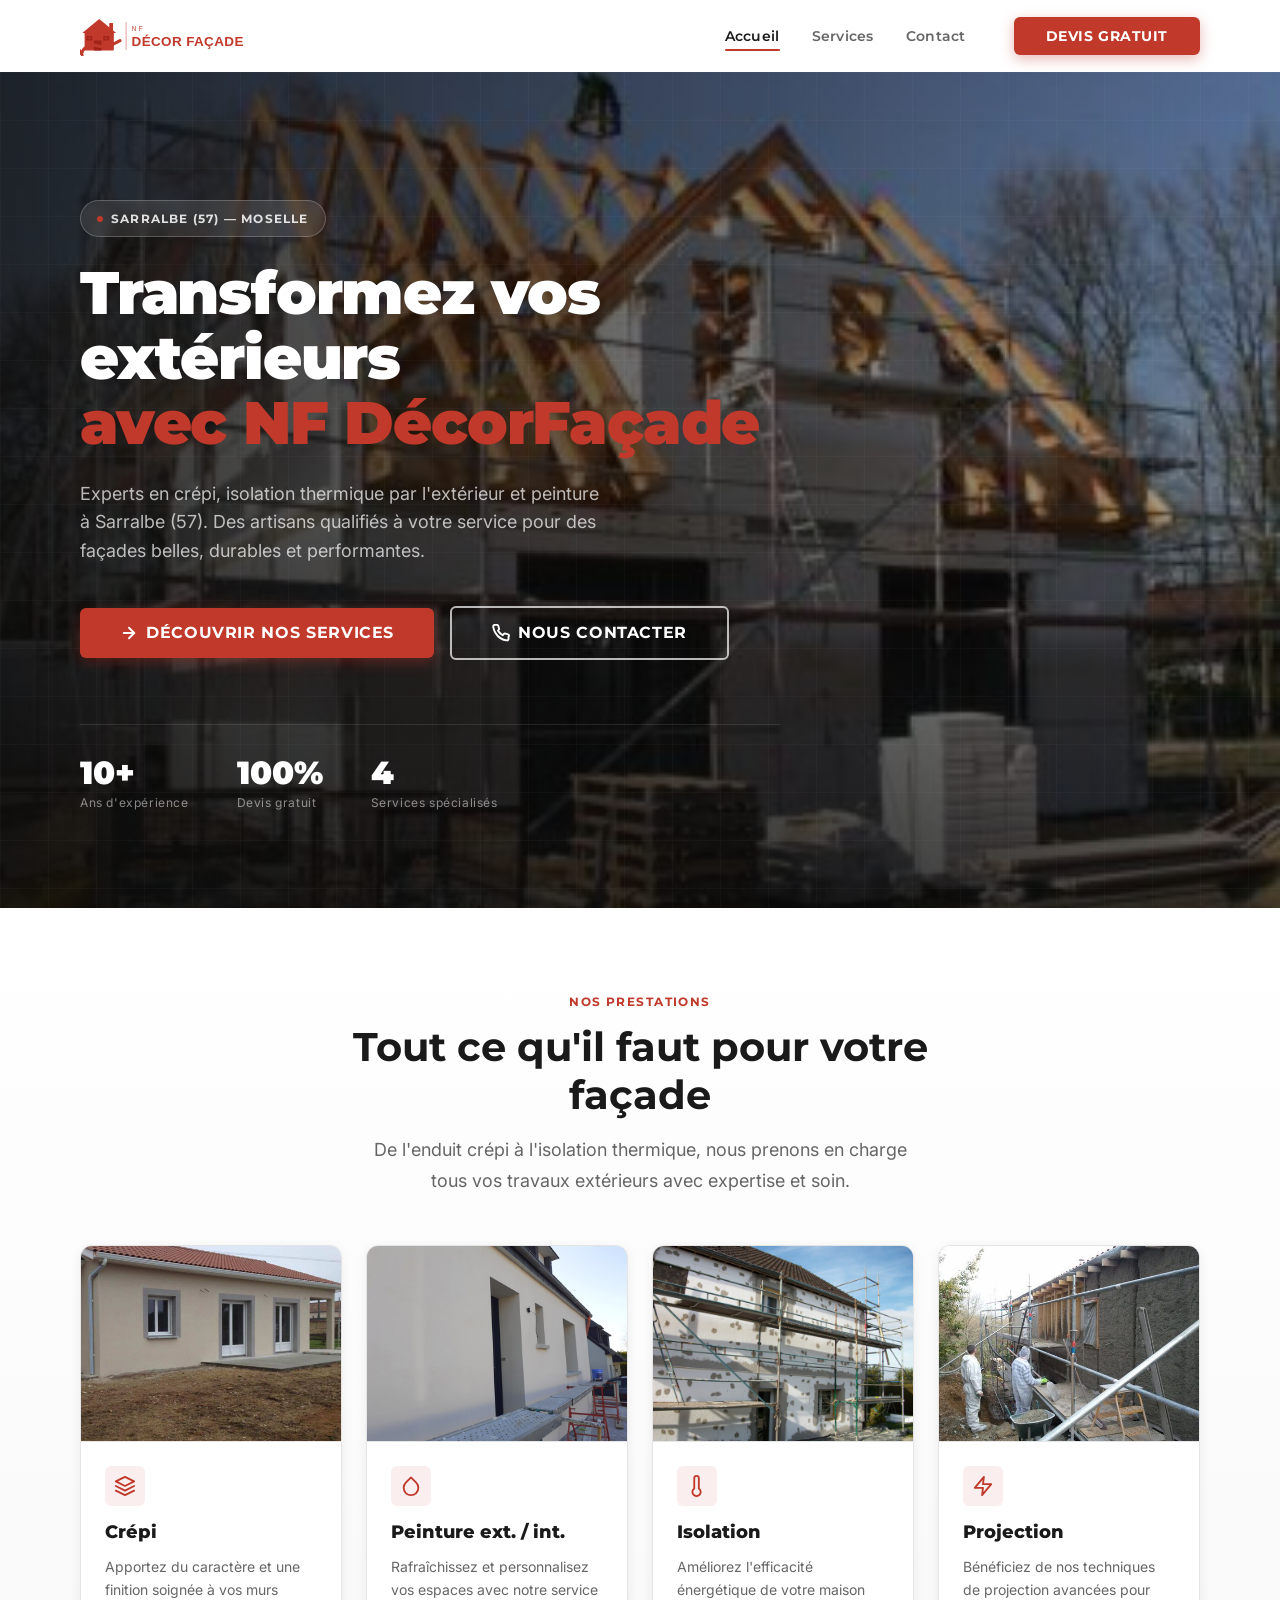
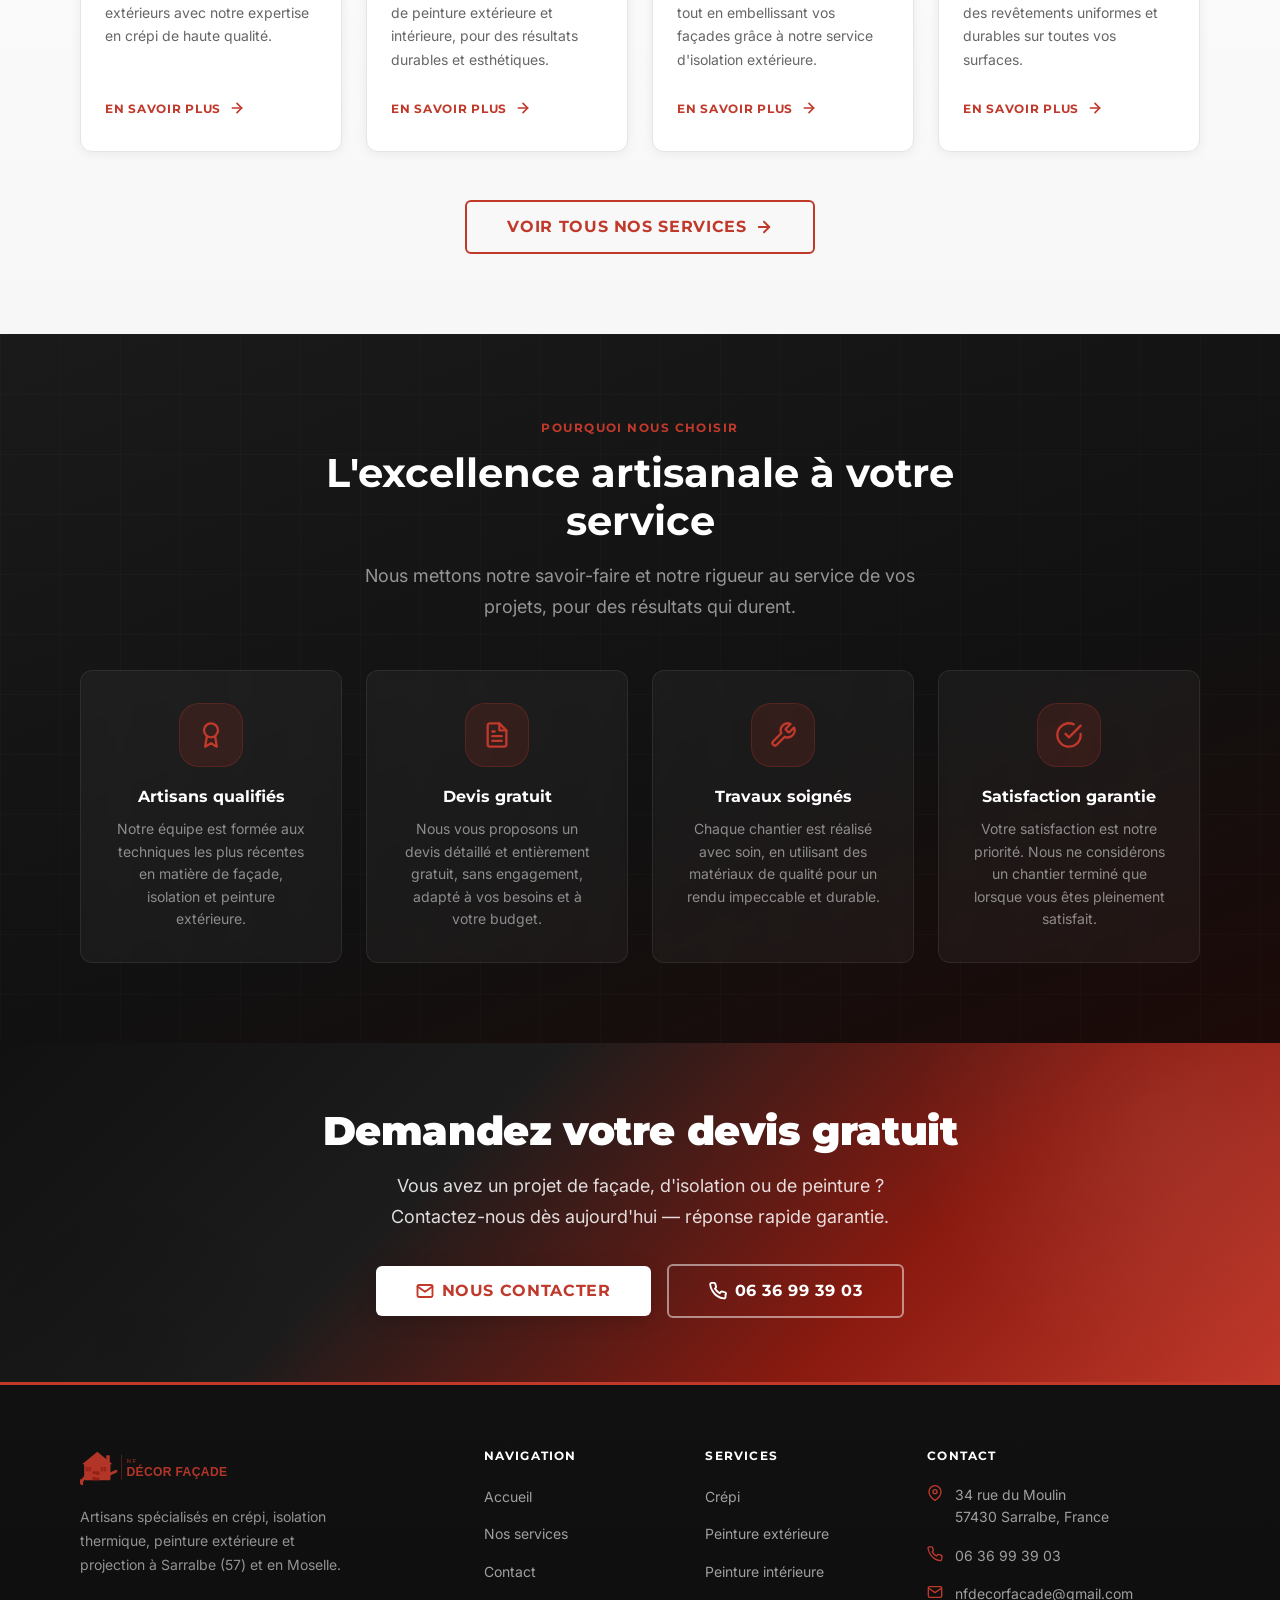
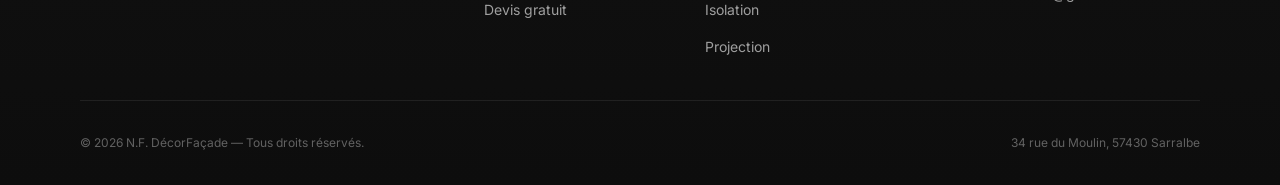
<file: index.html>
<!DOCTYPE html>
<html lang="fr">
<head>
  <meta charset="UTF-8" />
  <meta name="viewport" content="width=device-width, initial-scale=1.0" />

  <!-- ═══ SEO — Title & Meta ═══ -->
  <title>NF DécorFaçade — Crépi, Isolation &amp; Peinture Extérieure à Sarralbe (57)</title>
  <meta name="description" content="NF DécorFaçade, artisans spécialisés en crépi, isolation thermique par l'extérieur et peinture à Sarralbe (57). Devis gratuit. Qualité et soin garantis." />
  <meta name="keywords" content="crépi Sarralbe, isolation extérieure Moselle, peinture façade 57, enduit façade Sarralbe, travaux extérieurs Sarralbe, NF DécorFaçade" />
  <meta name="author" content="NF DécorFaçade" />
  <meta name="robots" content="index, follow" />
  <link rel="canonical" href="https://www.nfdecorfacade.com/index.html" />

  <!-- ═══ Open Graph ═══ -->
  <meta property="og:type"        content="website" />
  <meta property="og:url"         content="https://www.nfdecorfacade.com/" />
  <meta property="og:title"       content="NF DécorFaçade — Crépi, Isolation &amp; Peinture à Sarralbe" />
  <meta property="og:description" content="Artisans qualifiés en crépi, isolation et peinture extérieure à Sarralbe (57). Contactez-nous pour un devis gratuit." />
  <meta property="og:locale"      content="fr_FR" />
  <meta property="og:site_name"   content="NF DécorFaçade" />

  <!-- ═══ Twitter Card ═══ -->
  <meta name="twitter:card"        content="summary_large_image" />
  <meta name="twitter:title"       content="NF DécorFaçade — Crépi, Isolation &amp; Peinture à Sarralbe" />
  <meta name="twitter:description" content="Artisans qualifiés en crépi, isolation et peinture extérieure à Sarralbe (57). Devis gratuit." />

  <!-- ═══ Sitemap reference ═══ -->
  <link rel="sitemap" type="application/xml" href="/sitemap.xml" />

  <!-- ═══ Fonts ═══ -->
  <link rel="preconnect" href="https://fonts.googleapis.com" />
  <link rel="preconnect" href="https://fonts.gstatic.com" crossorigin />
  <link href="https://fonts.googleapis.com/css2?family=Montserrat:wght@400;600;700;800;900&family=Inter:wght@400;500;600&display=swap" rel="stylesheet" />

  <!-- ═══ Stylesheet ═══ -->
  <link rel="stylesheet" href="css/style.css" />

  <!-- ═══ Schema.org — LocalBusiness (JSON-LD) ═══ -->
  <script type="application/ld+json">
  {
    "@context": "https://schema.org",
    "@type": "LocalBusiness",
    "name": "N.F. DécorFaçade",
    "description": "Entreprise de travaux extérieurs spécialisée en crépi, isolation thermique par l'extérieur, peinture extérieure et intérieure, et projection.",
    "url": "https://www.nfdecorfacade.com",
    "telephone": "+33636993903",
    "email": "nfdecorfacade@gmail.com",
    "address": {
      "@type": "PostalAddress",
      "streetAddress": "34 rue du Moulin",
      "addressLocality": "Sarralbe",
      "postalCode": "57430",
      "addressRegion": "Moselle",
      "addressCountry": "FR"
    },
    "geo": {
      "@type": "GeoCoordinates",
      "latitude": 49.0042,
      "longitude": 7.0157
    },
    "areaServed": {
      "@type": "State",
      "name": "Moselle"
    },
    "priceRange": "€€",
    "openingHoursSpecification": [
      {
        "@type": "OpeningHoursSpecification",
        "dayOfWeek": ["Monday","Tuesday","Wednesday","Thursday","Friday"],
        "opens": "08:00",
        "closes": "18:00"
      }
    ],
    "serviceType": ["Crépi", "Isolation extérieure", "Peinture extérieure", "Peinture intérieure", "Projection"],
    "hasMap": "https://maps.google.com/?q=34+rue+du+Moulin+57430+Sarralbe"
  }
  </script>
</head>

<body>
  <!-- Skip to main content (accessibility) -->
  <a class="skip-link" href="#main-content">Aller au contenu principal</a>

  <!-- ═══════════════════════════════════════════
       HEADER / NAVIGATION
  ═══════════════════════════════════════════ -->
  <header class="site-header" role="banner">
    <div class="container">
      <nav class="nav" role="navigation" aria-label="Navigation principale">

        <!-- Logo -->
        <a href="index.html" class="nav__logo" aria-label="NF DécorFaçade — Accueil">
          <img src="img/logo/logo-nav.svg" alt="NF Décor Façade" class="nav__logo-img" width="200" height="40" />
        </a>

        <!-- Desktop Links -->
        <ul class="nav__links" role="list">
          <li><a href="index.html"    class="nav__link" aria-current="page">Accueil</a></li>
          <li><a href="services.html" class="nav__link">Services</a></li>
          <li><a href="contact.html"  class="nav__link">Contact</a></li>
          <li>
            <a href="contact.html" class="btn btn--primary nav__cta" aria-label="Demander un devis gratuit">
              Devis gratuit
            </a>
          </li>
        </ul>

        <!-- Hamburger (mobile) -->
        <button
          class="nav__hamburger"
          aria-label="Ouvrir le menu de navigation"
          aria-expanded="false"
          aria-controls="mobile-menu"
        >
          <span class="nav__hamburger-line" aria-hidden="true"></span>
          <span class="nav__hamburger-line" aria-hidden="true"></span>
          <span class="nav__hamburger-line" aria-hidden="true"></span>
        </button>
      </nav>
    </div>

    <!-- Mobile Menu -->
    <nav
      id="mobile-menu"
      class="nav__mobile"
      role="navigation"
      aria-label="Navigation mobile"
      aria-hidden="true"
    >
      <a href="index.html"    class="nav__mobile-link" aria-current="page">Accueil</a>
      <a href="services.html" class="nav__mobile-link">Services</a>
      <a href="contact.html"  class="nav__mobile-link">Contact</a>
      <a href="contact.html"  class="btn btn--primary">Devis gratuit</a>
    </nav>
  </header>

  <!-- ═══════════════════════════════════════════
       MAIN CONTENT
  ═══════════════════════════════════════════ -->
  <main id="main-content">

    <!-- ───────────────────────────────────────
         HERO SECTION
    ─────────────────────────────────────────── -->
    <section class="hero" aria-labelledby="hero-title">
      <div class="hero__bg" aria-hidden="true" style="background-image: url('img/chantiers/hero-chantier-construction.jpg');"></div>
      <div class="hero__grid-overlay" aria-hidden="true"></div>

      <div class="container">
        <div class="hero__content">

          <!-- Eyebrow badge -->
          <div class="hero__eyebrow" aria-hidden="true">
            <span class="hero__eyebrow-dot"></span>
            Sarralbe (57) — Moselle
          </div>

          <!-- H1 -->
          <h1 class="hero__title" id="hero-title">
            Transformez vos extérieurs
            <span class="hero__title-accent">avec NF DécorFaçade</span>
          </h1>

          <p class="hero__subtitle">
            Experts en crépi, isolation thermique par l'extérieur et peinture
            à Sarralbe (57). Des artisans qualifiés à votre service pour des
            façades belles, durables et performantes.
          </p>

          <div class="hero__actions">
            <a href="services.html" class="btn btn--primary btn--lg">
              <!-- Arrow icon -->
              <svg xmlns="http://www.w3.org/2000/svg" width="18" height="18" viewBox="0 0 24 24" fill="none" stroke="currentColor" stroke-width="2.5" stroke-linecap="round" stroke-linejoin="round" aria-hidden="true"><line x1="5" y1="12" x2="19" y2="12"/><polyline points="12 5 19 12 12 19"/></svg>
              Découvrir nos services
            </a>
            <a href="contact.html" class="btn btn--outline btn--lg">
              <!-- Phone icon -->
              <svg xmlns="http://www.w3.org/2000/svg" width="18" height="18" viewBox="0 0 24 24" fill="none" stroke="currentColor" stroke-width="2.5" stroke-linecap="round" stroke-linejoin="round" aria-hidden="true"><path d="M22 16.92v3a2 2 0 0 1-2.18 2 19.79 19.79 0 0 1-8.63-3.07A19.5 19.5 0 0 1 4.69 12 19.79 19.79 0 0 1 1.61 3.39 2 2 0 0 1 3.6 1.21h3a2 2 0 0 1 2 1.72 12.84 12.84 0 0 0 .7 2.81 2 2 0 0 1-.45 2.11L7.91 8.77a16 16 0 0 0 6.29 6.29l1.65-1.84a2 2 0 0 1 2.11-.45 12.84 12.84 0 0 0 2.81.7A2 2 0 0 1 22 16.92z"/></svg>
              Nous contacter
            </a>
          </div>

          <!-- Stats bar -->
          <div class="hero__stats" role="list" aria-label="Nos chiffres clés">
            <div class="hero__stat" role="listitem">
              <span class="hero__stat-value">10+</span>
              <span class="hero__stat-label">Ans d'expérience</span>
            </div>
            <div class="hero__stat" role="listitem">
              <span class="hero__stat-value">100%</span>
              <span class="hero__stat-label">Devis gratuit</span>
            </div>
            <div class="hero__stat" role="listitem">
              <span class="hero__stat-value">4</span>
              <span class="hero__stat-label">Services spécialisés</span>
            </div>
          </div>

        </div>
      </div>
    </section>

    <!-- ───────────────────────────────────────
         SERVICES PREVIEW
    ─────────────────────────────────────────── -->
    <section class="services-preview section" aria-labelledby="services-heading" id="services">
      <div class="container">

        <header class="section__header fade-in">
          <span class="section__eyebrow">Nos prestations</span>
          <h2 class="section__title" id="services-heading">
            Tout ce qu'il faut pour votre façade
          </h2>
          <p class="section__subtitle">
            De l'enduit crépi à l'isolation thermique, nous prenons en charge
            tous vos travaux extérieurs avec expertise et soin.
          </p>
        </header>

        <ul class="services-grid stagger-children" role="list">

          <!-- Card 1 — Crépi -->
          <li class="service-card" role="listitem">
            <div class="service-card__media-wrap">
              <img class="service-card__media" src="img/crepi/crepi-finition-resultat.jpg" alt="Maison avec façade crépi beige — réalisation NF DécorFaçade" loading="lazy" width="600" height="450" />
            </div>
            <div class="service-card__body">
              <div class="service-card__icon" aria-hidden="true">
                <!-- Layers icon -->
                <svg xmlns="http://www.w3.org/2000/svg" width="22" height="22" viewBox="0 0 24 24" fill="none" stroke="currentColor" stroke-width="2" stroke-linecap="round" stroke-linejoin="round"><polygon points="12 2 2 7 12 12 22 7 12 2"/><polyline points="2 17 12 22 22 17"/><polyline points="2 12 12 17 22 12"/></svg>
              </div>
              <h3 class="service-card__title">Crépi</h3>
              <p class="service-card__desc">
                Apportez du caractère et une finition soignée à vos murs
                extérieurs avec notre expertise en crépi de haute qualité.
              </p>
              <a href="services.html#crepi" class="service-card__link">
                En savoir plus
                <svg xmlns="http://www.w3.org/2000/svg" width="16" height="16" viewBox="0 0 24 24" fill="none" stroke="currentColor" stroke-width="2.5" stroke-linecap="round" stroke-linejoin="round" aria-hidden="true"><line x1="5" y1="12" x2="19" y2="12"/><polyline points="12 5 19 12 12 19"/></svg>
              </a>
            </div>
          </li>

          <!-- Card 2 — Peinture -->
          <li class="service-card" role="listitem">
            <div class="service-card__media-wrap">
              <img class="service-card__media" src="img/facade/facade-enduit-resultat-final.jpg" alt="Façade maison enduit résultat final — NF DécorFaçade" loading="lazy" width="600" height="450" />
            </div>
            <div class="service-card__body">
              <div class="service-card__icon" aria-hidden="true">
                <!-- Droplet icon -->
                <svg xmlns="http://www.w3.org/2000/svg" width="22" height="22" viewBox="0 0 24 24" fill="none" stroke="currentColor" stroke-width="2" stroke-linecap="round" stroke-linejoin="round"><path d="M12 2.69l5.66 5.66a8 8 0 1 1-11.31 0z"/></svg>
              </div>
              <h3 class="service-card__title">Peinture ext. / int.</h3>
              <p class="service-card__desc">
                Rafraîchissez et personnalisez vos espaces avec notre service
                de peinture extérieure et intérieure, pour des résultats
                durables et esthétiques.
              </p>
              <a href="services.html#peinture" class="service-card__link">
                En savoir plus
                <svg xmlns="http://www.w3.org/2000/svg" width="16" height="16" viewBox="0 0 24 24" fill="none" stroke="currentColor" stroke-width="2.5" stroke-linecap="round" stroke-linejoin="round" aria-hidden="true"><line x1="5" y1="12" x2="19" y2="12"/><polyline points="12 5 19 12 12 19"/></svg>
              </a>
            </div>
          </li>

          <!-- Card 3 — Isolation -->
          <li class="service-card" role="listitem">
            <div class="service-card__media-wrap">
              <img class="service-card__media" src="img/isolation/isolation-pose-panneaux.jpg" alt="Pose de panneaux d'isolation extérieure sur façade — NF DécorFaçade" loading="lazy" width="600" height="450" />
            </div>
            <div class="service-card__body">
              <div class="service-card__icon" aria-hidden="true">
                <!-- Thermometer icon -->
                <svg xmlns="http://www.w3.org/2000/svg" width="22" height="22" viewBox="0 0 24 24" fill="none" stroke="currentColor" stroke-width="2" stroke-linecap="round" stroke-linejoin="round"><path d="M14 14.76V3.5a2.5 2.5 0 0 0-5 0v11.26a4.5 4.5 0 1 0 5 0z"/></svg>
              </div>
              <h3 class="service-card__title">Isolation</h3>
              <p class="service-card__desc">
                Améliorez l'efficacité énergétique de votre maison tout en
                embellissant vos façades grâce à notre service d'isolation
                extérieure.
              </p>
              <a href="services.html#isolation" class="service-card__link">
                En savoir plus
                <svg xmlns="http://www.w3.org/2000/svg" width="16" height="16" viewBox="0 0 24 24" fill="none" stroke="currentColor" stroke-width="2.5" stroke-linecap="round" stroke-linejoin="round" aria-hidden="true"><line x1="5" y1="12" x2="19" y2="12"/><polyline points="12 5 19 12 12 19"/></svg>
              </a>
            </div>
          </li>

          <!-- Card 4 — Projection -->
          <li class="service-card" role="listitem">
            <div class="service-card__media-wrap">
              <img class="service-card__media" src="img/crepi/crepi-application-chantier.jpg" alt="Application crépi par projection sur façade — NF DécorFaçade" loading="lazy" width="600" height="450" />
            </div>
            <div class="service-card__body">
              <div class="service-card__icon" aria-hidden="true">
                <!-- Zap icon -->
                <svg xmlns="http://www.w3.org/2000/svg" width="22" height="22" viewBox="0 0 24 24" fill="none" stroke="currentColor" stroke-width="2" stroke-linecap="round" stroke-linejoin="round"><polygon points="13 2 3 14 12 14 11 22 21 10 12 10 13 2"/></svg>
              </div>
              <h3 class="service-card__title">Projection</h3>
              <p class="service-card__desc">
                Bénéficiez de nos techniques de projection avancées pour des
                revêtements uniformes et durables sur toutes vos surfaces.
              </p>
              <a href="services.html#projection" class="service-card__link">
                En savoir plus
                <svg xmlns="http://www.w3.org/2000/svg" width="16" height="16" viewBox="0 0 24 24" fill="none" stroke="currentColor" stroke-width="2.5" stroke-linecap="round" stroke-linejoin="round" aria-hidden="true"><line x1="5" y1="12" x2="19" y2="12"/><polyline points="12 5 19 12 12 19"/></svg>
              </a>
            </div>
          </li>

        </ul>

        <div style="text-align:center; margin-top: 3rem;">
          <a href="services.html" class="btn btn--outline-red btn--lg fade-in">
            Voir tous nos services
            <svg xmlns="http://www.w3.org/2000/svg" width="18" height="18" viewBox="0 0 24 24" fill="none" stroke="currentColor" stroke-width="2.5" stroke-linecap="round" stroke-linejoin="round" aria-hidden="true"><line x1="5" y1="12" x2="19" y2="12"/><polyline points="12 5 19 12 12 19"/></svg>
          </a>
        </div>

      </div>
    </section>

    <!-- ───────────────────────────────────────
         WHY US SECTION
    ─────────────────────────────────────────── -->
    <section class="why-us" aria-labelledby="why-us-heading">
      <div class="container">

        <header class="section__header fade-in">
          <span class="section__eyebrow">Pourquoi nous choisir</span>
          <h2 class="section__title" id="why-us-heading">
            L'excellence artisanale à votre service
          </h2>
          <p class="section__subtitle">
            Nous mettons notre savoir-faire et notre rigueur au service de vos
            projets, pour des résultats qui durent.
          </p>
        </header>

        <ul class="features-grid stagger-children" role="list">

          <!-- Feature 1 -->
          <li class="feature-card" role="listitem">
            <div class="feature-card__icon" aria-hidden="true">
              <!-- Award / star icon -->
              <svg xmlns="http://www.w3.org/2000/svg" width="28" height="28" viewBox="0 0 24 24" fill="none" stroke="currentColor" stroke-width="2" stroke-linecap="round" stroke-linejoin="round"><circle cx="12" cy="8" r="6"/><path d="M15.477 12.89 17 22l-5-3-5 3 1.523-9.11"/></svg>
            </div>
            <h3 class="feature-card__title">Artisans qualifiés</h3>
            <p class="feature-card__text">
              Notre équipe est formée aux techniques les plus récentes en
              matière de façade, isolation et peinture extérieure.
            </p>
          </li>

          <!-- Feature 2 -->
          <li class="feature-card" role="listitem">
            <div class="feature-card__icon" aria-hidden="true">
              <!-- File-text icon (devis) -->
              <svg xmlns="http://www.w3.org/2000/svg" width="28" height="28" viewBox="0 0 24 24" fill="none" stroke="currentColor" stroke-width="2" stroke-linecap="round" stroke-linejoin="round"><path d="M14 2H6a2 2 0 0 0-2 2v16a2 2 0 0 0 2 2h12a2 2 0 0 0 2-2V8z"/><polyline points="14 2 14 8 20 8"/><line x1="16" y1="13" x2="8" y2="13"/><line x1="16" y1="17" x2="8" y2="17"/><polyline points="10 9 9 9 8 9"/></svg>
            </div>
            <h3 class="feature-card__title">Devis gratuit</h3>
            <p class="feature-card__text">
              Nous vous proposons un devis détaillé et entièrement gratuit,
              sans engagement, adapté à vos besoins et à votre budget.
            </p>
          </li>

          <!-- Feature 3 -->
          <li class="feature-card" role="listitem">
            <div class="feature-card__icon" aria-hidden="true">
              <!-- Tool icon -->
              <svg xmlns="http://www.w3.org/2000/svg" width="28" height="28" viewBox="0 0 24 24" fill="none" stroke="currentColor" stroke-width="2" stroke-linecap="round" stroke-linejoin="round"><path d="M14.7 6.3a1 1 0 0 0 0 1.4l1.6 1.6a1 1 0 0 0 1.4 0l3.77-3.77a6 6 0 0 1-7.94 7.94l-6.91 6.91a2.12 2.12 0 0 1-3-3l6.91-6.91a6 6 0 0 1 7.94-7.94l-3.76 3.76z"/></svg>
            </div>
            <h3 class="feature-card__title">Travaux soignés</h3>
            <p class="feature-card__text">
              Chaque chantier est réalisé avec soin, en utilisant des
              matériaux de qualité pour un rendu impeccable et durable.
            </p>
          </li>

          <!-- Feature 4 -->
          <li class="feature-card" role="listitem">
            <div class="feature-card__icon" aria-hidden="true">
              <!-- Check-circle icon -->
              <svg xmlns="http://www.w3.org/2000/svg" width="28" height="28" viewBox="0 0 24 24" fill="none" stroke="currentColor" stroke-width="2" stroke-linecap="round" stroke-linejoin="round"><path d="M22 11.08V12a10 10 0 1 1-5.93-9.14"/><polyline points="22 4 12 14.01 9 11.01"/></svg>
            </div>
            <h3 class="feature-card__title">Satisfaction garantie</h3>
            <p class="feature-card__text">
              Votre satisfaction est notre priorité. Nous ne considérons un
              chantier terminé que lorsque vous êtes pleinement satisfait.
            </p>
          </li>

        </ul>
      </div>
    </section>

    <!-- ───────────────────────────────────────
         CTA BANNER
    ─────────────────────────────────────────── -->
    <section class="cta-banner" aria-labelledby="cta-heading">
      <div class="container">
        <div class="cta-banner__content fade-in">
          <h2 class="cta-banner__title" id="cta-heading">
            Demandez votre devis gratuit
          </h2>
          <p class="cta-banner__text">
            Vous avez un projet de façade, d'isolation ou de peinture ?
            Contactez-nous dès aujourd'hui — réponse rapide garantie.
          </p>
          <div class="cta-banner__actions">
            <a href="contact.html" class="btn btn--white btn--lg">
              <!-- Mail icon -->
              <svg xmlns="http://www.w3.org/2000/svg" width="18" height="18" viewBox="0 0 24 24" fill="none" stroke="currentColor" stroke-width="2.5" stroke-linecap="round" stroke-linejoin="round" aria-hidden="true"><path d="M4 4h16c1.1 0 2 .9 2 2v12c0 1.1-.9 2-2 2H4c-1.1 0-2-.9-2-2V6c0-1.1.9-2 2-2z"/><polyline points="22,6 12,13 2,6"/></svg>
              Nous contacter
            </a>
            <a href="tel:+33636993903" class="btn btn--ghost-white btn--lg">
              <!-- Phone icon -->
              <svg xmlns="http://www.w3.org/2000/svg" width="18" height="18" viewBox="0 0 24 24" fill="none" stroke="currentColor" stroke-width="2.5" stroke-linecap="round" stroke-linejoin="round" aria-hidden="true"><path d="M22 16.92v3a2 2 0 0 1-2.18 2 19.79 19.79 0 0 1-8.63-3.07A19.5 19.5 0 0 1 4.69 12 19.79 19.79 0 0 1 1.61 3.39 2 2 0 0 1 3.6 1.21h3a2 2 0 0 1 2 1.72 12.84 12.84 0 0 0 .7 2.81 2 2 0 0 1-.45 2.11L7.91 8.77a16 16 0 0 0 6.29 6.29l1.65-1.84a2 2 0 0 1 2.11-.45 12.84 12.84 0 0 0 2.81.7A2 2 0 0 1 22 16.92z"/></svg>
              06 36 99 39 03
            </a>
          </div>
        </div>
      </div>
    </section>

  </main>

  <!-- ═══════════════════════════════════════════
       FOOTER
  ═══════════════════════════════════════════ -->
  <footer class="site-footer" role="contentinfo">
    <div class="container">

      <div class="footer-grid">

        <!-- Brand column -->
        <div class="footer-brand">
          <a href="index.html" class="footer-brand__logo" aria-label="NF DécorFaçade — Accueil">
            <img src="img/logo/logo-nav.svg" alt="NF Décor Façade" class="footer-brand__logo-img" width="180" height="36" />
          </a>
          <p class="footer-brand__desc">
            Artisans spécialisés en crépi, isolation thermique, peinture
            extérieure et projection à Sarralbe (57) et en Moselle.
          </p>
        </div>

        <!-- Navigation column -->
        <nav aria-label="Navigation du pied de page">
          <h3 class="footer-col__heading">Navigation</h3>
          <ul class="footer-nav" role="list">
            <li><a href="index.html"    class="footer-nav__link">Accueil</a></li>
            <li><a href="services.html" class="footer-nav__link">Nos services</a></li>
            <li><a href="contact.html"  class="footer-nav__link">Contact</a></li>
            <li><a href="contact.html"  class="footer-nav__link">Devis gratuit</a></li>
          </ul>
        </nav>

        <!-- Services column -->
        <nav aria-label="Nos services">
          <h3 class="footer-col__heading">Services</h3>
          <ul class="footer-nav" role="list">
            <li><a href="services.html#crepi"      class="footer-nav__link">Crépi</a></li>
            <li><a href="services.html#peinture"   class="footer-nav__link">Peinture extérieure</a></li>
            <li><a href="services.html#peinture"   class="footer-nav__link">Peinture intérieure</a></li>
            <li><a href="services.html#isolation"  class="footer-nav__link">Isolation</a></li>
            <li><a href="services.html#projection" class="footer-nav__link">Projection</a></li>
          </ul>
        </nav>

        <!-- Contact column -->
        <div>
          <h3 class="footer-col__heading">Contact</h3>
          <address class="footer-contact" style="font-style:normal;">
            <div class="footer-contact__item">
              <svg class="footer-contact__icon" xmlns="http://www.w3.org/2000/svg" width="16" height="16" viewBox="0 0 24 24" fill="none" stroke="currentColor" stroke-width="2" stroke-linecap="round" stroke-linejoin="round" aria-hidden="true"><path d="M21 10c0 7-9 13-9 13s-9-6-9-13a9 9 0 0 1 18 0z"/><circle cx="12" cy="10" r="3"/></svg>
              <span>34 rue du Moulin<br />57430 Sarralbe, France</span>
            </div>
            <div class="footer-contact__item">
              <svg class="footer-contact__icon" xmlns="http://www.w3.org/2000/svg" width="16" height="16" viewBox="0 0 24 24" fill="none" stroke="currentColor" stroke-width="2" stroke-linecap="round" stroke-linejoin="round" aria-hidden="true"><path d="M22 16.92v3a2 2 0 0 1-2.18 2 19.79 19.79 0 0 1-8.63-3.07A19.5 19.5 0 0 1 4.69 12 19.79 19.79 0 0 1 1.61 3.39 2 2 0 0 1 3.6 1.21h3a2 2 0 0 1 2 1.72 12.84 12.84 0 0 0 .7 2.81 2 2 0 0 1-.45 2.11L7.91 8.77a16 16 0 0 0 6.29 6.29l1.65-1.84a2 2 0 0 1 2.11-.45 12.84 12.84 0 0 0 2.81.7A2 2 0 0 1 22 16.92z"/></svg>
              <a href="tel:+33636993903">06 36 99 39 03</a>
            </div>
            <div class="footer-contact__item">
              <svg class="footer-contact__icon" xmlns="http://www.w3.org/2000/svg" width="16" height="16" viewBox="0 0 24 24" fill="none" stroke="currentColor" stroke-width="2" stroke-linecap="round" stroke-linejoin="round" aria-hidden="true"><path d="M4 4h16c1.1 0 2 .9 2 2v12c0 1.1-.9 2-2 2H4c-1.1 0-2-.9-2-2V6c0-1.1.9-2 2-2z"/><polyline points="22,6 12,13 2,6"/></svg>
              <a href="mailto:nfdecorfacade@gmail.com">nfdecorfacade@gmail.com</a>
            </div>
          </address>
        </div>

      </div>

      <!-- Footer bottom bar -->
      <div class="footer-bottom">
        <p class="footer-bottom__copy">
          &copy; <span id="footer-year"></span> N.F. DécorFaçade — Tous droits réservés.
        </p>
        <p class="footer-bottom__copy">
          34 rue du Moulin, 57430 Sarralbe
        </p>
      </div>

    </div>
  </footer>

  <!-- ═══ JS ═══ -->
  <script src="js/main.js" defer></script>
  <script>
    // Set dynamic copyright year
    document.getElementById('footer-year').textContent = new Date().getFullYear();
  </script>

</body>
</html>
</file>
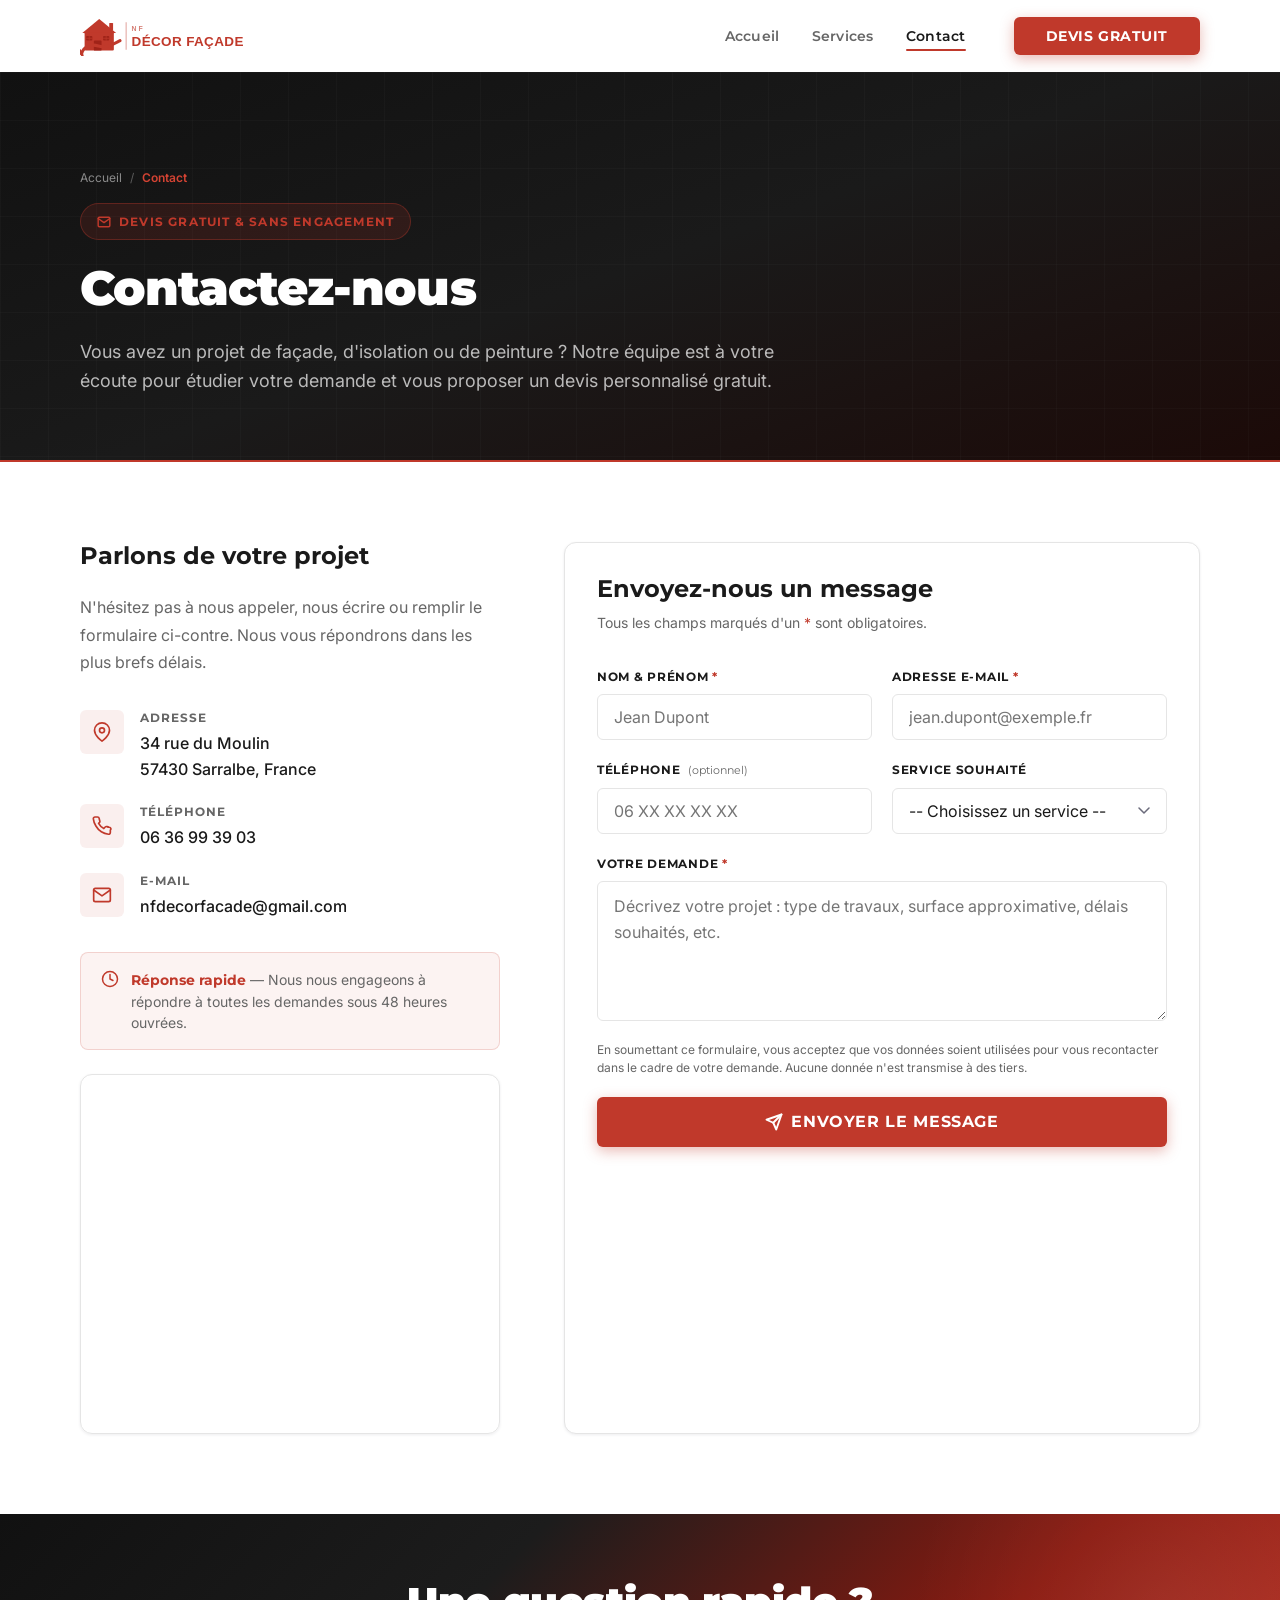
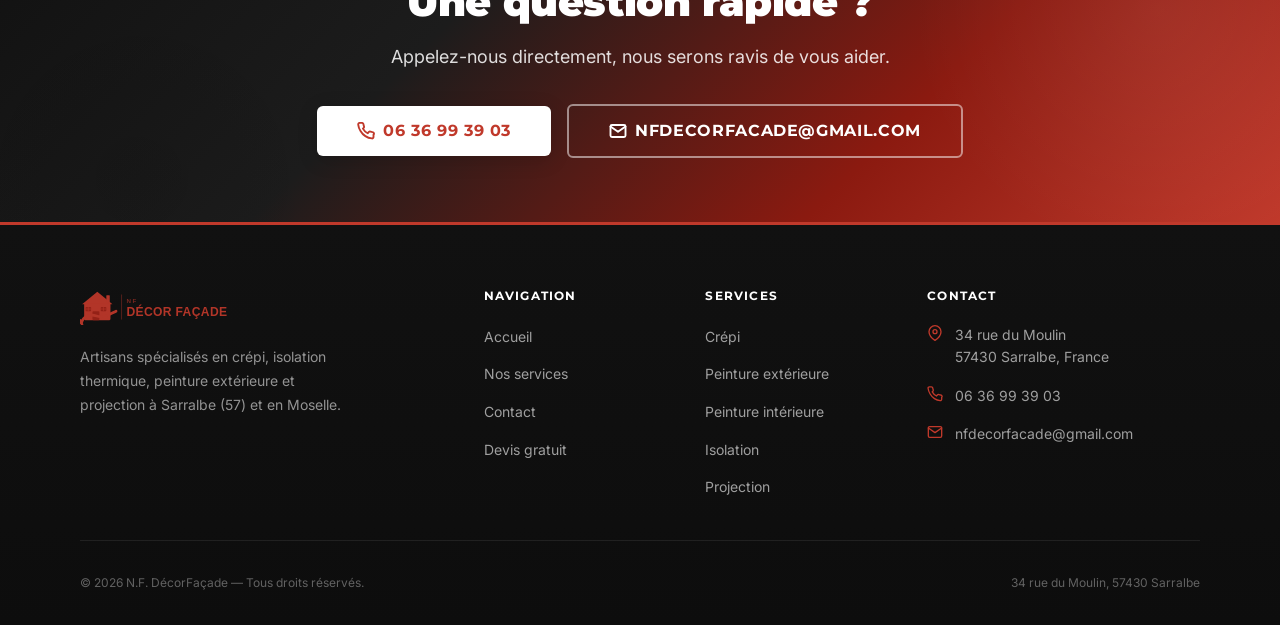
<file: contact.html>
<!DOCTYPE html>
<html lang="fr">
<head>
  <meta charset="UTF-8" />
  <meta name="viewport" content="width=device-width, initial-scale=1.0" />

  <!-- ═══ SEO — Title & Meta ═══ -->
  <title>Contactez-nous — Devis Gratuit Crépi &amp; Façade | NF DécorFaçade Sarralbe</title>
  <meta name="description" content="Contactez NF DécorFaçade à Sarralbe (57) pour un devis gratuit. Crépi, isolation thermique, peinture façade en Moselle. Réponse rapide garantie." />
  <meta name="keywords" content="contact NF DécorFaçade, devis crépi Sarralbe, devis isolation Moselle, artisan façade 57, peinture extérieure contact" />
  <meta name="author" content="NF DécorFaçade" />
  <meta name="robots" content="index, follow" />
  <link rel="canonical" href="https://www.nfdecorfacade.com/contact.html" />

  <!-- ═══ Open Graph ═══ -->
  <meta property="og:type"        content="website" />
  <meta property="og:url"         content="https://www.nfdecorfacade.com/contact.html" />
  <meta property="og:title"       content="Contactez-nous — Devis Gratuit | NF DécorFaçade Sarralbe" />
  <meta property="og:description" content="Contactez NF DécorFaçade pour votre projet de crépi, isolation ou peinture à Sarralbe (57). Devis gratuit et sans engagement." />
  <meta property="og:locale"      content="fr_FR" />
  <meta property="og:site_name"   content="NF DécorFaçade" />

  <!-- ═══ Twitter Card ═══ -->
  <meta name="twitter:card"        content="summary_large_image" />
  <meta name="twitter:title"       content="Contact &amp; Devis Gratuit | NF DécorFaçade" />
  <meta name="twitter:description" content="Demandez votre devis gratuit pour crépi, isolation ou peinture à Sarralbe (57)." />

  <!-- ═══ Sitemap reference ═══ -->
  <link rel="sitemap" type="application/xml" href="/sitemap.xml" />

  <!-- ═══ Fonts ═══ -->
  <link rel="preconnect" href="https://fonts.googleapis.com" />
  <link rel="preconnect" href="https://fonts.gstatic.com" crossorigin />
  <link href="https://fonts.googleapis.com/css2?family=Montserrat:wght@400;600;700;800;900&family=Inter:wght@400;500;600&display=swap" rel="stylesheet" />

  <!-- ═══ Stylesheet ═══ -->
  <link rel="stylesheet" href="css/style.css" />

  <!-- ═══ Schema.org — ContactPage ═══ -->
  <script type="application/ld+json">
  {
    "@context": "https://schema.org",
    "@type": "ContactPage",
    "name": "Contact NF DécorFaçade",
    "url": "https://www.nfdecorfacade.com/contact.html",
    "description": "Page de contact de N.F. DécorFaçade — demande de devis gratuit pour crépi, isolation et peinture à Sarralbe (57).",
    "mainEntity": {
      "@type": "LocalBusiness",
      "name": "N.F. DécorFaçade",
      "telephone": "+33636993903",
      "email": "nfdecorfacade@gmail.com",
      "address": {
        "@type": "PostalAddress",
        "streetAddress": "34 rue du Moulin",
        "addressLocality": "Sarralbe",
        "postalCode": "57430",
        "addressCountry": "FR"
      }
    }
  }
  </script>
</head>

<body>
  <!-- Skip to main content (accessibility) -->
  <a class="skip-link" href="#main-content">Aller au contenu principal</a>

  <!-- ═══════════════════════════════════════════
       HEADER / NAVIGATION
  ═══════════════════════════════════════════ -->
  <header class="site-header" role="banner">
    <div class="container">
      <nav class="nav" role="navigation" aria-label="Navigation principale">

        <!-- Logo -->
        <a href="index.html" class="nav__logo" aria-label="NF DécorFaçade — Accueil">
          <img src="img/logo/logo-nav.svg" alt="NF Décor Façade" class="nav__logo-img" width="200" height="40" />
        </a>

        <!-- Desktop Links -->
        <ul class="nav__links" role="list">
          <li><a href="index.html"    class="nav__link">Accueil</a></li>
          <li><a href="services.html" class="nav__link">Services</a></li>
          <li><a href="contact.html"  class="nav__link" aria-current="page">Contact</a></li>
          <li>
            <a href="contact.html" class="btn btn--primary nav__cta" aria-label="Demander un devis gratuit">
              Devis gratuit
            </a>
          </li>
        </ul>

        <!-- Hamburger (mobile) -->
        <button
          class="nav__hamburger"
          aria-label="Ouvrir le menu de navigation"
          aria-expanded="false"
          aria-controls="mobile-menu"
        >
          <span class="nav__hamburger-line" aria-hidden="true"></span>
          <span class="nav__hamburger-line" aria-hidden="true"></span>
          <span class="nav__hamburger-line" aria-hidden="true"></span>
        </button>
      </nav>
    </div>

    <!-- Mobile Menu -->
    <nav
      id="mobile-menu"
      class="nav__mobile"
      role="navigation"
      aria-label="Navigation mobile"
      aria-hidden="true"
    >
      <a href="index.html"    class="nav__mobile-link">Accueil</a>
      <a href="services.html" class="nav__mobile-link">Services</a>
      <a href="contact.html"  class="nav__mobile-link" aria-current="page">Contact</a>
      <a href="contact.html"  class="btn btn--primary">Devis gratuit</a>
    </nav>
  </header>

  <!-- ═══════════════════════════════════════════
       MAIN CONTENT
  ═══════════════════════════════════════════ -->
  <main id="main-content">

    <!-- ───────────────────────────────────────
         PAGE HERO
    ─────────────────────────────────────────── -->
    <section class="page-hero" aria-labelledby="contact-hero-title">
      <div class="container">
        <div class="page-hero__content">

          <!-- Breadcrumb -->
          <nav class="breadcrumb" aria-label="Fil d'Ariane">
            <span class="breadcrumb__item">
              <a href="index.html">Accueil</a>
            </span>
            <span class="breadcrumb__sep" aria-hidden="true">/</span>
            <span class="breadcrumb__current" aria-current="page">Contact</span>
          </nav>

          <div class="page-hero__eyebrow" aria-hidden="true">
            <!-- Mail icon -->
            <svg xmlns="http://www.w3.org/2000/svg" width="14" height="14" viewBox="0 0 24 24" fill="none" stroke="currentColor" stroke-width="2.5" stroke-linecap="round" stroke-linejoin="round" aria-hidden="true"><path d="M4 4h16c1.1 0 2 .9 2 2v12c0 1.1-.9 2-2 2H4c-1.1 0-2-.9-2-2V6c0-1.1.9-2 2-2z"/><polyline points="22,6 12,13 2,6"/></svg>
            Devis gratuit &amp; sans engagement
          </div>

          <h1 class="page-hero__title" id="contact-hero-title">
            Contactez-nous
          </h1>

          <p class="page-hero__subtitle">
            Vous avez un projet de façade, d'isolation ou de peinture ?
            Notre équipe est à votre écoute pour étudier votre demande et
            vous proposer un devis personnalisé gratuit.
          </p>

        </div>
      </div>
    </section>

    <!-- ───────────────────────────────────────
         CONTACT SECTION (two-column layout)
    ─────────────────────────────────────────── -->
    <section class="contact-section" aria-labelledby="contact-section-title">
      <div class="container">

        <!-- Visually hidden section title for screen readers -->
        <h2 id="contact-section-title" style="position:absolute; width:1px; height:1px; overflow:hidden; clip:rect(0,0,0,0);">
          Informations de contact et formulaire
        </h2>

        <div class="contact-grid">

          <!-- ─── Left column: Info + Map ─── -->
          <div class="fade-in--left">

            <div class="contact-info">
              <h2 class="contact-info__title">Parlons de votre projet</h2>
              <p class="contact-info__text">
                N'hésitez pas à nous appeler, nous écrire ou remplir le
                formulaire ci-contre. Nous vous répondrons dans les plus
                brefs délais.
              </p>

              <address class="contact-details" style="font-style:normal;">

                <!-- Address -->
                <div class="contact-detail">
                  <div class="contact-detail__icon" aria-hidden="true">
                    <svg xmlns="http://www.w3.org/2000/svg" width="20" height="20" viewBox="0 0 24 24" fill="none" stroke="currentColor" stroke-width="2" stroke-linecap="round" stroke-linejoin="round"><path d="M21 10c0 7-9 13-9 13s-9-6-9-13a9 9 0 0 1 18 0z"/><circle cx="12" cy="10" r="3"/></svg>
                  </div>
                  <div>
                    <div class="contact-detail__label">Adresse</div>
                    <div class="contact-detail__value">
                      34 rue du Moulin<br />
                      57430 Sarralbe, France
                    </div>
                  </div>
                </div>

                <!-- Phone -->
                <div class="contact-detail">
                  <div class="contact-detail__icon" aria-hidden="true">
                    <svg xmlns="http://www.w3.org/2000/svg" width="20" height="20" viewBox="0 0 24 24" fill="none" stroke="currentColor" stroke-width="2" stroke-linecap="round" stroke-linejoin="round"><path d="M22 16.92v3a2 2 0 0 1-2.18 2 19.79 19.79 0 0 1-8.63-3.07A19.5 19.5 0 0 1 4.69 12 19.79 19.79 0 0 1 1.61 3.39 2 2 0 0 1 3.6 1.21h3a2 2 0 0 1 2 1.72 12.84 12.84 0 0 0 .7 2.81 2 2 0 0 1-.45 2.11L7.91 8.77a16 16 0 0 0 6.29 6.29l1.65-1.84a2 2 0 0 1 2.11-.45 12.84 12.84 0 0 0 2.81.7A2 2 0 0 1 22 16.92z"/></svg>
                  </div>
                  <div>
                    <div class="contact-detail__label">Téléphone</div>
                    <div class="contact-detail__value">
                      <a href="tel:+33636993903">06 36 99 39 03</a>
                    </div>
                  </div>
                </div>

                <!-- Email -->
                <div class="contact-detail">
                  <div class="contact-detail__icon" aria-hidden="true">
                    <svg xmlns="http://www.w3.org/2000/svg" width="20" height="20" viewBox="0 0 24 24" fill="none" stroke="currentColor" stroke-width="2" stroke-linecap="round" stroke-linejoin="round"><path d="M4 4h16c1.1 0 2 .9 2 2v12c0 1.1-.9 2-2 2H4c-1.1 0-2-.9-2-2V6c0-1.1.9-2 2-2z"/><polyline points="22,6 12,13 2,6"/></svg>
                  </div>
                  <div>
                    <div class="contact-detail__label">E-mail</div>
                    <div class="contact-detail__value">
                      <a href="mailto:nfdecorfacade@gmail.com">nfdecorfacade@gmail.com</a>
                    </div>
                  </div>
                </div>

              </address>

              <!-- Inline note about response time -->
              <div style="
                display: flex;
                align-items: flex-start;
                gap: 0.75rem;
                background-color: rgba(192,57,43,0.06);
                border: 1px solid rgba(192,57,43,0.18);
                border-radius: 8px;
                padding: 1rem 1.25rem;
                margin-bottom: 1.5rem;
              ">
                <svg xmlns="http://www.w3.org/2000/svg" width="18" height="18" viewBox="0 0 24 24" fill="none" stroke="#C0392B" stroke-width="2" stroke-linecap="round" stroke-linejoin="round" aria-hidden="true" style="flex-shrink:0; margin-top:1px;"><circle cx="12" cy="12" r="10"/><polyline points="12 6 12 12 16 14"/></svg>
                <p style="font-size: 0.875rem; color: var(--color-text-muted); margin: 0; line-height: 1.5;">
                  <strong style="color: var(--color-accent); font-family: var(--font-heading);">Réponse rapide</strong>
                  — Nous nous engageons à répondre à toutes les demandes sous
                  48 heures ouvrées.
                </p>
              </div>

            </div>

            <!-- Google Maps Embed -->
            <div class="contact-map">
              <iframe
                src="https://www.google.com/maps/embed?pb=!1m18!1m12!1m3!1d2607.4578890123456!2d7.0134999!3d49.0042!2m3!1f0!2f0!3f0!3m2!1i1024!2i768!4f13.1!3m3!1m2!1s0x4793b6b5b5b5b5b5%3A0x5b5b5b5b5b5b5b5b!2s34+Rue+du+Moulin%2C+57430+Sarralbe%2C+France!5e0!3m2!1sfr!2sfr!4v1693000000000!5m2!1sfr!2sfr"
                title="Localisation NF DécorFaçade — 34 rue du Moulin, 57430 Sarralbe"
                allowfullscreen=""
                loading="lazy"
                referrerpolicy="no-referrer-when-downgrade"
              ></iframe>
            </div>

          </div>

          <!-- ─── Right column: Contact Form ─── -->
          <div class="contact-form-wrapper fade-in--right">

            <h2 class="contact-form__title">Envoyez-nous un message</h2>
            <p class="contact-form__subtitle">
              Tous les champs marqués d'un <span style="color:var(--color-accent);">*</span> sont obligatoires.
            </p>

            <!-- ───── SUCCESS MESSAGE (hidden by default) ───── -->
            <div class="form-success js-form-success" role="alert" aria-live="polite">
              <div class="form-success__icon" aria-hidden="true">
                <svg xmlns="http://www.w3.org/2000/svg" width="32" height="32" viewBox="0 0 24 24" fill="none" stroke="currentColor" stroke-width="2" stroke-linecap="round" stroke-linejoin="round"><path d="M22 11.08V12a10 10 0 1 1-5.93-9.14"/><polyline points="22 4 12 14.01 9 11.01"/></svg>
              </div>
              <h3 class="form-success__title">Message envoyé !</h3>
              <p class="form-success__text">
                Merci ! Nous vous répondrons dans les plus brefs délais.
              </p>
              <a href="index.html" class="btn btn--primary" style="margin-top:1rem;">
                Retour à l'accueil
              </a>
            </div>

            <!-- ───── FORM ───── -->
            <div class="js-form-content">
              <form
                class="form js-contact-form"
                action="https://formspree.io/f/XXXXXXXX"
                method="POST"
                novalidate
                aria-label="Formulaire de contact NF DécorFaçade"
              >

                <!-- Row: Nom + Email -->
                <div class="form-row">

                  <!-- Nom Prénom -->
                  <div class="form-group">
                    <label class="form-label form-label--required" for="field-name">
                      Nom &amp; Prénom
                    </label>
                    <input
                      type="text"
                      id="field-name"
                      name="name"
                      class="form-control"
                      placeholder="Jean Dupont"
                      autocomplete="name"
                      required
                      aria-required="true"
                      aria-describedby="error-name"
                      data-validate="name"
                    />
                    <span id="error-name" class="form-error" role="alert" aria-live="polite">
                      <!-- filled by JS -->
                    </span>
                  </div>

                  <!-- Email -->
                  <div class="form-group">
                    <label class="form-label form-label--required" for="field-email">
                      Adresse e-mail
                    </label>
                    <input
                      type="email"
                      id="field-email"
                      name="email"
                      class="form-control"
                      placeholder="jean.dupont@exemple.fr"
                      autocomplete="email"
                      required
                      aria-required="true"
                      aria-describedby="error-email"
                      data-validate="email"
                    />
                    <span id="error-email" class="form-error" role="alert" aria-live="polite">
                      <!-- filled by JS -->
                    </span>
                  </div>

                </div>

                <!-- Row: Téléphone + Service -->
                <div class="form-row">

                  <!-- Téléphone (optional) -->
                  <div class="form-group">
                    <label class="form-label" for="field-phone">
                      Téléphone
                      <span style="font-size:0.7rem;color:var(--color-text-muted);font-weight:400;letter-spacing:0;text-transform:none;margin-left:0.25rem;">(optionnel)</span>
                    </label>
                    <input
                      type="tel"
                      id="field-phone"
                      name="phone"
                      class="form-control"
                      placeholder="06 XX XX XX XX"
                      autocomplete="tel"
                      aria-describedby="error-phone"
                      data-validate="phone"
                    />
                    <span id="error-phone" class="form-error" role="alert" aria-live="polite">
                      <!-- filled by JS -->
                    </span>
                  </div>

                  <!-- Service souhaité -->
                  <div class="form-group">
                    <label class="form-label" for="field-service">
                      Service souhaité
                    </label>
                    <select
                      id="field-service"
                      name="service"
                      class="form-control"
                      data-validate="service"
                    >
                      <option value="">-- Choisissez un service --</option>
                      <option value="crepi">Crépi</option>
                      <option value="peinture-ext">Peinture extérieure</option>
                      <option value="peinture-int">Peinture intérieure</option>
                      <option value="isolation">Isolation</option>
                      <option value="projection">Projection</option>
                      <option value="autre">Autre</option>
                    </select>
                  </div>

                </div>

                <!-- Message -->
                <div class="form-group">
                  <label class="form-label form-label--required" for="field-message">
                    Votre demande
                  </label>
                  <textarea
                    id="field-message"
                    name="message"
                    class="form-control"
                    placeholder="Décrivez votre projet : type de travaux, surface approximative, délais souhaités, etc."
                    required
                    aria-required="true"
                    aria-describedby="error-message"
                    data-validate="message"
                  ></textarea>
                  <span id="error-message" class="form-error" role="alert" aria-live="polite">
                    <!-- filled by JS -->
                  </span>
                </div>

                <!-- Privacy notice -->
                <p style="font-size: 0.75rem; color: var(--color-text-muted); line-height: 1.5;">
                  En soumettant ce formulaire, vous acceptez que vos données
                  soient utilisées pour vous recontacter dans le cadre de
                  votre demande. Aucune donnée n'est transmise à des tiers.
                </p>

                <!-- Submit -->
                <button
                  type="submit"
                  class="btn btn--primary btn--block btn--lg"
                  aria-label="Envoyer le message de contact"
                >
                  <!-- Send icon -->
                  <svg xmlns="http://www.w3.org/2000/svg" width="18" height="18" viewBox="0 0 24 24" fill="none" stroke="currentColor" stroke-width="2.5" stroke-linecap="round" stroke-linejoin="round" aria-hidden="true"><line x1="22" y1="2" x2="11" y2="13"/><polygon points="22 2 15 22 11 13 2 9 22 2"/></svg>
                  Envoyer le message
                </button>

              </form>
            </div>

          </div>

        </div>
      </div>
    </section>

    <!-- ───────────────────────────────────────
         CTA BANNER (quick contact strip)
    ─────────────────────────────────────────── -->
    <section class="cta-banner" aria-labelledby="contact-cta-heading">
      <div class="container">
        <div class="cta-banner__content fade-in">
          <h2 class="cta-banner__title" id="contact-cta-heading">
            Une question rapide ?
          </h2>
          <p class="cta-banner__text">
            Appelez-nous directement, nous serons ravis de vous aider.
          </p>
          <div class="cta-banner__actions">
            <a href="tel:+33636993903" class="btn btn--white btn--lg">
              <svg xmlns="http://www.w3.org/2000/svg" width="18" height="18" viewBox="0 0 24 24" fill="none" stroke="currentColor" stroke-width="2.5" stroke-linecap="round" stroke-linejoin="round" aria-hidden="true"><path d="M22 16.92v3a2 2 0 0 1-2.18 2 19.79 19.79 0 0 1-8.63-3.07A19.5 19.5 0 0 1 4.69 12 19.79 19.79 0 0 1 1.61 3.39 2 2 0 0 1 3.6 1.21h3a2 2 0 0 1 2 1.72 12.84 12.84 0 0 0 .7 2.81 2 2 0 0 1-.45 2.11L7.91 8.77a16 16 0 0 0 6.29 6.29l1.65-1.84a2 2 0 0 1 2.11-.45 12.84 12.84 0 0 0 2.81.7A2 2 0 0 1 22 16.92z"/></svg>
              06 36 99 39 03
            </a>
            <a href="mailto:nfdecorfacade@gmail.com" class="btn btn--ghost-white btn--lg">
              <svg xmlns="http://www.w3.org/2000/svg" width="18" height="18" viewBox="0 0 24 24" fill="none" stroke="currentColor" stroke-width="2.5" stroke-linecap="round" stroke-linejoin="round" aria-hidden="true"><path d="M4 4h16c1.1 0 2 .9 2 2v12c0 1.1-.9 2-2 2H4c-1.1 0-2-.9-2-2V6c0-1.1.9-2 2-2z"/><polyline points="22,6 12,13 2,6"/></svg>
              nfdecorfacade@gmail.com
            </a>
          </div>
        </div>
      </div>
    </section>

  </main>

  <!-- ═══════════════════════════════════════════
       FOOTER
  ═══════════════════════════════════════════ -->
  <footer class="site-footer" role="contentinfo">
    <div class="container">

      <div class="footer-grid">

        <!-- Brand column -->
        <div class="footer-brand">
          <a href="index.html" class="footer-brand__logo" aria-label="NF DécorFaçade — Accueil">
            <img src="img/logo/logo-nav.svg" alt="NF Décor Façade" class="footer-brand__logo-img" width="180" height="36" />
          </a>
          <p class="footer-brand__desc">
            Artisans spécialisés en crépi, isolation thermique, peinture
            extérieure et projection à Sarralbe (57) et en Moselle.
          </p>
        </div>

        <!-- Navigation column -->
        <nav aria-label="Navigation du pied de page">
          <h3 class="footer-col__heading">Navigation</h3>
          <ul class="footer-nav" role="list">
            <li><a href="index.html"    class="footer-nav__link">Accueil</a></li>
            <li><a href="services.html" class="footer-nav__link">Nos services</a></li>
            <li><a href="contact.html"  class="footer-nav__link">Contact</a></li>
            <li><a href="contact.html"  class="footer-nav__link">Devis gratuit</a></li>
          </ul>
        </nav>

        <!-- Services column -->
        <nav aria-label="Nos services">
          <h3 class="footer-col__heading">Services</h3>
          <ul class="footer-nav" role="list">
            <li><a href="services.html#crepi"      class="footer-nav__link">Crépi</a></li>
            <li><a href="services.html#peinture"   class="footer-nav__link">Peinture extérieure</a></li>
            <li><a href="services.html#peinture"   class="footer-nav__link">Peinture intérieure</a></li>
            <li><a href="services.html#isolation"  class="footer-nav__link">Isolation</a></li>
            <li><a href="services.html#projection" class="footer-nav__link">Projection</a></li>
          </ul>
        </nav>

        <!-- Contact column -->
        <div>
          <h3 class="footer-col__heading">Contact</h3>
          <address class="footer-contact" style="font-style:normal;">
            <div class="footer-contact__item">
              <svg class="footer-contact__icon" xmlns="http://www.w3.org/2000/svg" width="16" height="16" viewBox="0 0 24 24" fill="none" stroke="currentColor" stroke-width="2" stroke-linecap="round" stroke-linejoin="round" aria-hidden="true"><path d="M21 10c0 7-9 13-9 13s-9-6-9-13a9 9 0 0 1 18 0z"/><circle cx="12" cy="10" r="3"/></svg>
              <span>34 rue du Moulin<br />57430 Sarralbe, France</span>
            </div>
            <div class="footer-contact__item">
              <svg class="footer-contact__icon" xmlns="http://www.w3.org/2000/svg" width="16" height="16" viewBox="0 0 24 24" fill="none" stroke="currentColor" stroke-width="2" stroke-linecap="round" stroke-linejoin="round" aria-hidden="true"><path d="M22 16.92v3a2 2 0 0 1-2.18 2 19.79 19.79 0 0 1-8.63-3.07A19.5 19.5 0 0 1 4.69 12 19.79 19.79 0 0 1 1.61 3.39 2 2 0 0 1 3.6 1.21h3a2 2 0 0 1 2 1.72 12.84 12.84 0 0 0 .7 2.81 2 2 0 0 1-.45 2.11L7.91 8.77a16 16 0 0 0 6.29 6.29l1.65-1.84a2 2 0 0 1 2.11-.45 12.84 12.84 0 0 0 2.81.7A2 2 0 0 1 22 16.92z"/></svg>
              <a href="tel:+33636993903">06 36 99 39 03</a>
            </div>
            <div class="footer-contact__item">
              <svg class="footer-contact__icon" xmlns="http://www.w3.org/2000/svg" width="16" height="16" viewBox="0 0 24 24" fill="none" stroke="currentColor" stroke-width="2" stroke-linecap="round" stroke-linejoin="round" aria-hidden="true"><path d="M4 4h16c1.1 0 2 .9 2 2v12c0 1.1-.9 2-2 2H4c-1.1 0-2-.9-2-2V6c0-1.1.9-2 2-2z"/><polyline points="22,6 12,13 2,6"/></svg>
              <a href="mailto:nfdecorfacade@gmail.com">nfdecorfacade@gmail.com</a>
            </div>
          </address>
        </div>

      </div>

      <!-- Footer bottom bar -->
      <div class="footer-bottom">
        <p class="footer-bottom__copy">
          &copy; <span id="footer-year"></span> N.F. DécorFaçade — Tous droits réservés.
        </p>
        <p class="footer-bottom__copy">
          34 rue du Moulin, 57430 Sarralbe
        </p>
      </div>

    </div>
  </footer>

  <!-- ═══ JS ═══ -->
  <script src="js/main.js" defer></script>
  <script>
    document.getElementById('footer-year').textContent = new Date().getFullYear();
  </script>

</body>
</html>
</file>
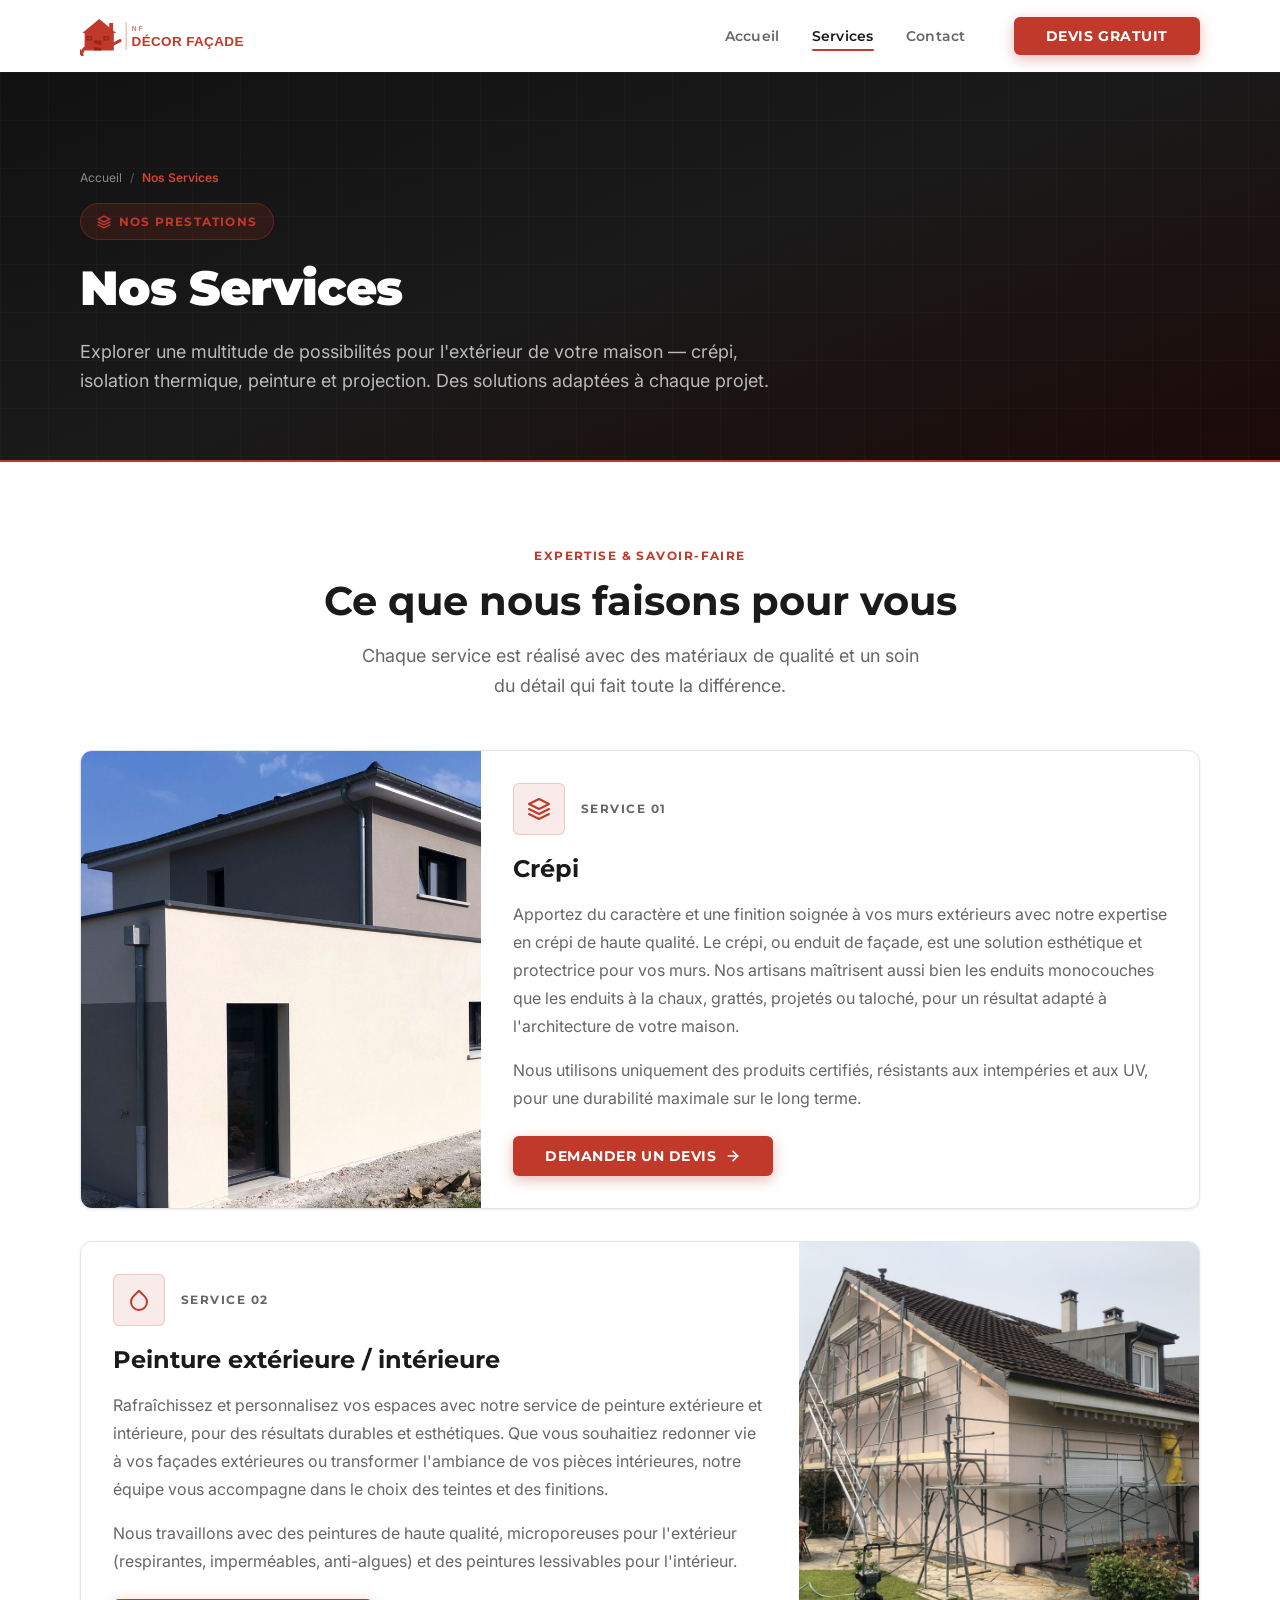
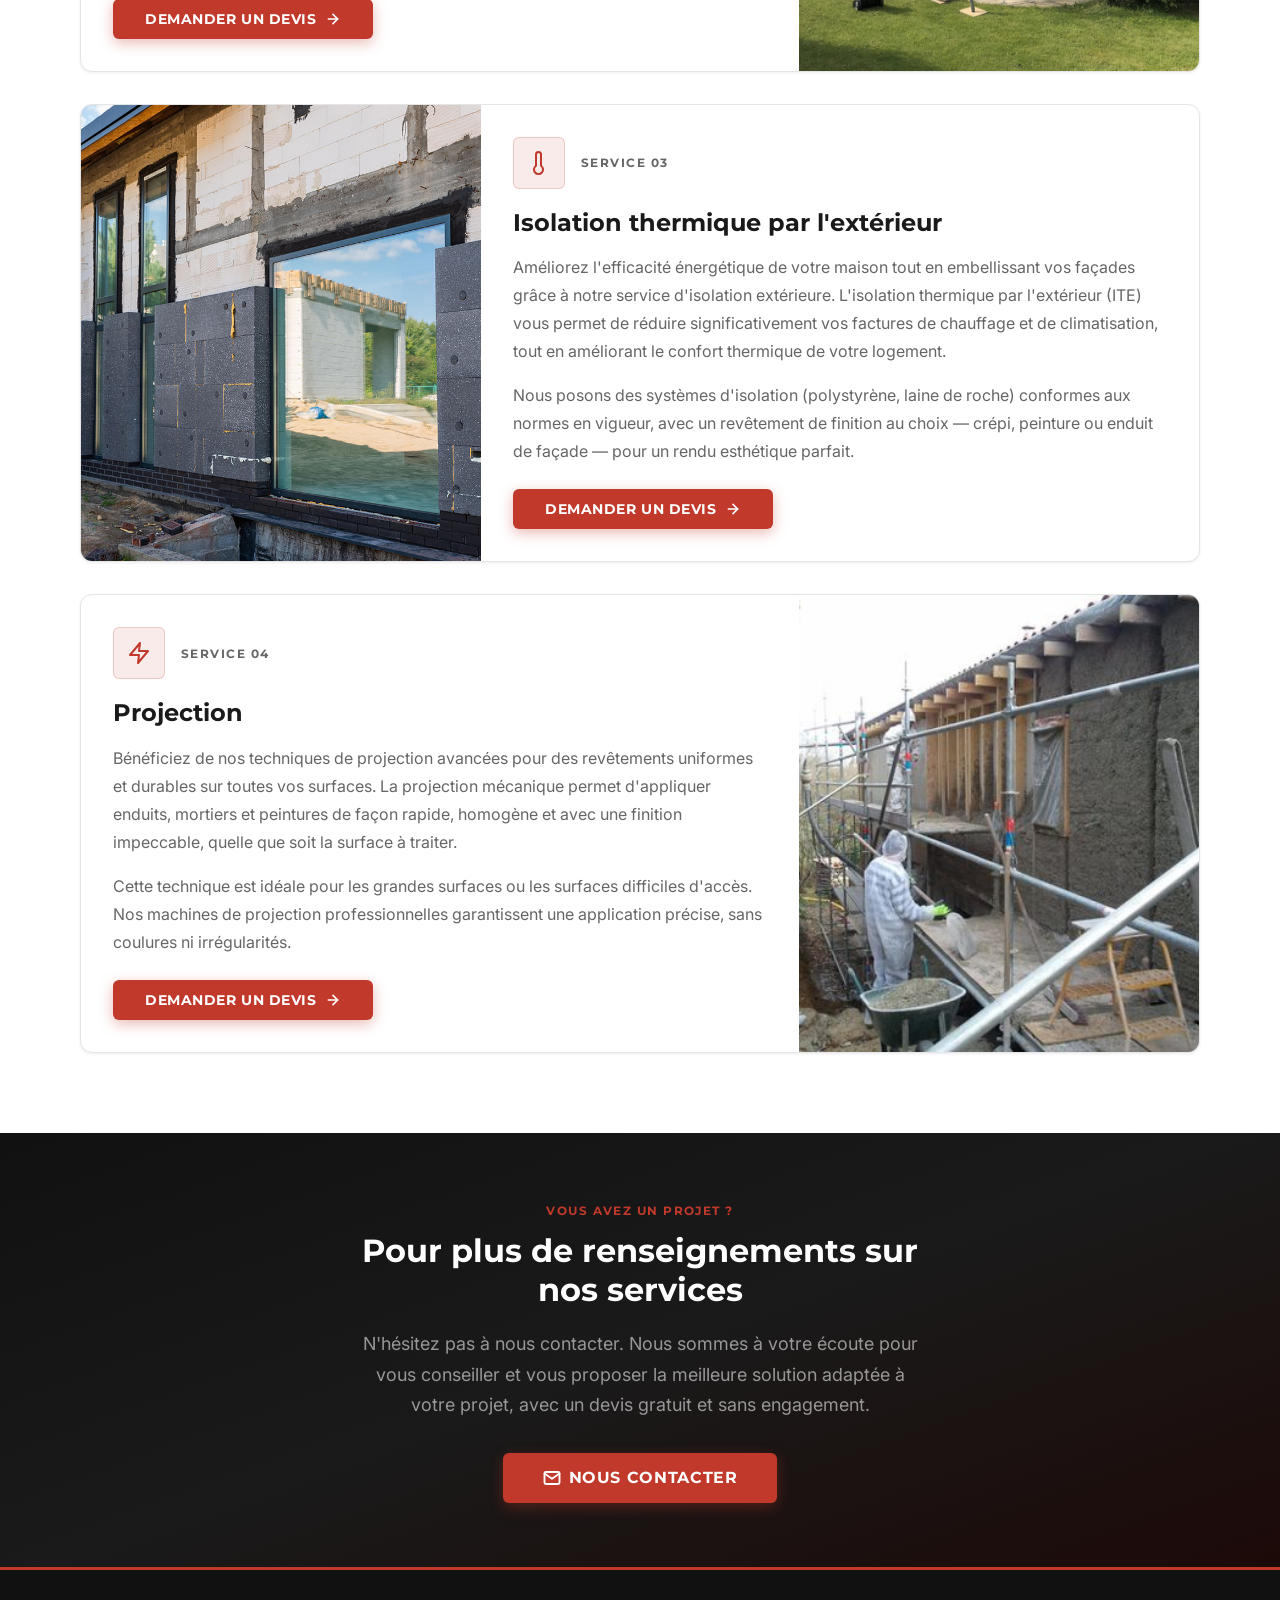
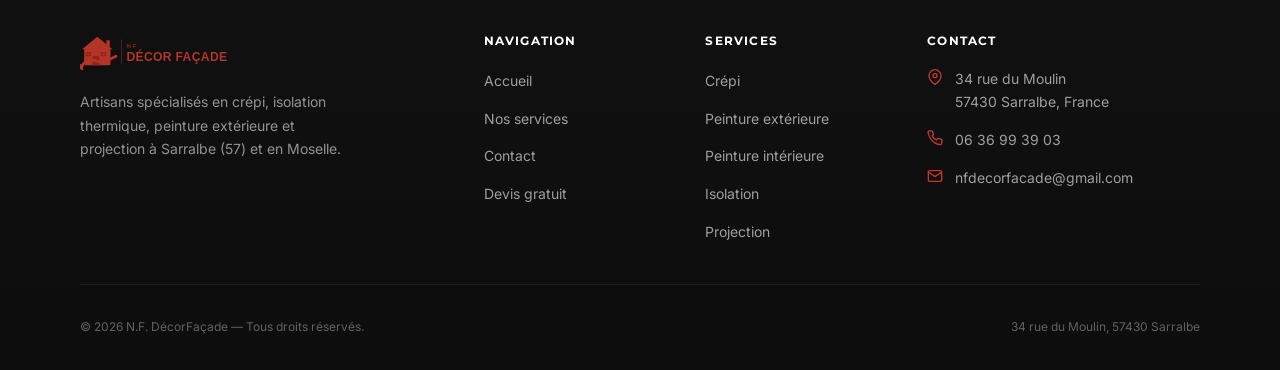
<file: services.html>
<!DOCTYPE html>
<html lang="fr">
<head>
  <meta charset="UTF-8" />
  <meta name="viewport" content="width=device-width, initial-scale=1.0" />

  <!-- ═══ SEO — Title & Meta ═══ -->
  <title>Nos Services — Crépi, Peinture, Isolation &amp; Projection | NF DécorFaçade Sarralbe</title>
  <meta name="description" content="Découvrez tous les services de NF DécorFaçade à Sarralbe (57) : crépi, peinture extérieure et intérieure, isolation thermique par l'extérieur, projection. Devis gratuit." />
  <meta name="keywords" content="crépi Sarralbe, peinture extérieure Moselle, isolation façade 57, projection enduit, travaux façade Sarralbe, artisan peinture Moselle" />
  <meta name="author" content="NF DécorFaçade" />
  <meta name="robots" content="index, follow" />
  <link rel="canonical" href="https://www.nfdecorfacade.com/services.html" />

  <!-- ═══ Open Graph ═══ -->
  <meta property="og:type"        content="website" />
  <meta property="og:url"         content="https://www.nfdecorfacade.com/services.html" />
  <meta property="og:title"       content="Nos Services — Crépi, Peinture, Isolation | NF DécorFaçade" />
  <meta property="og:description" content="Crépi, peinture extérieure &amp; intérieure, isolation thermique, projection — NF DécorFaçade, artisans qualifiés à Sarralbe (57)." />
  <meta property="og:locale"      content="fr_FR" />
  <meta property="og:site_name"   content="NF DécorFaçade" />

  <!-- ═══ Twitter Card ═══ -->
  <meta name="twitter:card"        content="summary_large_image" />
  <meta name="twitter:title"       content="Nos Services | NF DécorFaçade Sarralbe" />
  <meta name="twitter:description" content="Crépi, peinture, isolation thermique et projection — artisans qualifiés à Sarralbe (57)." />

  <!-- ═══ Sitemap reference ═══ -->
  <link rel="sitemap" type="application/xml" href="/sitemap.xml" />

  <!-- ═══ Fonts ═══ -->
  <link rel="preconnect" href="https://fonts.googleapis.com" />
  <link rel="preconnect" href="https://fonts.gstatic.com" crossorigin />
  <link href="https://fonts.googleapis.com/css2?family=Montserrat:wght@400;600;700;800;900&family=Inter:wght@400;500;600&display=swap" rel="stylesheet" />

  <!-- ═══ Stylesheet ═══ -->
  <link rel="stylesheet" href="css/style.css" />

  <!-- ═══ Schema.org — Service page ═══ -->
  <script type="application/ld+json">
  {
    "@context": "https://schema.org",
    "@type": "Service",
    "serviceType": ["Crépi", "Peinture extérieure", "Peinture intérieure", "Isolation extérieure", "Projection"],
    "provider": {
      "@type": "LocalBusiness",
      "name": "N.F. DécorFaçade",
      "telephone": "+33636993903",
      "email": "nfdecorfacade@gmail.com",
      "address": {
        "@type": "PostalAddress",
        "streetAddress": "34 rue du Moulin",
        "addressLocality": "Sarralbe",
        "postalCode": "57430",
        "addressCountry": "FR"
      }
    },
    "areaServed": "Moselle"
  }
  </script>
</head>

<body>
  <!-- Skip to main content (accessibility) -->
  <a class="skip-link" href="#main-content">Aller au contenu principal</a>

  <!-- ═══════════════════════════════════════════
       HEADER / NAVIGATION
  ═══════════════════════════════════════════ -->
  <header class="site-header" role="banner">
    <div class="container">
      <nav class="nav" role="navigation" aria-label="Navigation principale">

        <!-- Logo -->
        <a href="index.html" class="nav__logo" aria-label="NF DécorFaçade — Accueil">
          <img src="img/logo/logo-nav.svg" alt="NF Décor Façade" class="nav__logo-img" width="200" height="40" />
        </a>

        <!-- Desktop Links -->
        <ul class="nav__links" role="list">
          <li><a href="index.html"    class="nav__link">Accueil</a></li>
          <li><a href="services.html" class="nav__link" aria-current="page">Services</a></li>
          <li><a href="contact.html"  class="nav__link">Contact</a></li>
          <li>
            <a href="contact.html" class="btn btn--primary nav__cta" aria-label="Demander un devis gratuit">
              Devis gratuit
            </a>
          </li>
        </ul>

        <!-- Hamburger (mobile) -->
        <button
          class="nav__hamburger"
          aria-label="Ouvrir le menu de navigation"
          aria-expanded="false"
          aria-controls="mobile-menu"
        >
          <span class="nav__hamburger-line" aria-hidden="true"></span>
          <span class="nav__hamburger-line" aria-hidden="true"></span>
          <span class="nav__hamburger-line" aria-hidden="true"></span>
        </button>
      </nav>
    </div>

    <!-- Mobile Menu -->
    <nav
      id="mobile-menu"
      class="nav__mobile"
      role="navigation"
      aria-label="Navigation mobile"
      aria-hidden="true"
    >
      <a href="index.html"    class="nav__mobile-link">Accueil</a>
      <a href="services.html" class="nav__mobile-link" aria-current="page">Services</a>
      <a href="contact.html"  class="nav__mobile-link">Contact</a>
      <a href="contact.html"  class="btn btn--primary">Devis gratuit</a>
    </nav>
  </header>

  <!-- ═══════════════════════════════════════════
       MAIN CONTENT
  ═══════════════════════════════════════════ -->
  <main id="main-content">

    <!-- ───────────────────────────────────────
         PAGE HERO
    ─────────────────────────────────────────── -->
    <section class="page-hero" aria-labelledby="page-hero-title">
      <div class="container">
        <div class="page-hero__content">

          <!-- Breadcrumb -->
          <nav class="breadcrumb" aria-label="Fil d'Ariane">
            <span class="breadcrumb__item">
              <a href="index.html">Accueil</a>
            </span>
            <span class="breadcrumb__sep" aria-hidden="true">/</span>
            <span class="breadcrumb__current" aria-current="page">Nos Services</span>
          </nav>

          <div class="page-hero__eyebrow" aria-hidden="true">
            <!-- Layers icon -->
            <svg xmlns="http://www.w3.org/2000/svg" width="14" height="14" viewBox="0 0 24 24" fill="none" stroke="currentColor" stroke-width="2.5" stroke-linecap="round" stroke-linejoin="round" aria-hidden="true"><polygon points="12 2 2 7 12 12 22 7 12 2"/><polyline points="2 17 12 22 22 17"/><polyline points="2 12 12 17 22 12"/></svg>
            Nos prestations
          </div>

          <h1 class="page-hero__title" id="page-hero-title">
            Nos Services
          </h1>

          <p class="page-hero__subtitle">
            Explorer une multitude de possibilités pour l'extérieur de votre
            maison — crépi, isolation thermique, peinture et projection.
            Des solutions adaptées à chaque projet.
          </p>

        </div>
      </div>
    </section>

    <!-- ───────────────────────────────────────
         FULL SERVICES SECTION
    ─────────────────────────────────────────── -->
    <section class="services-full" aria-labelledby="services-full-heading">
      <div class="container">

        <header class="section__header fade-in" style="margin-bottom: 3rem;">
          <span class="section__eyebrow">Expertise &amp; savoir-faire</span>
          <h2 class="section__title" id="services-full-heading">
            Ce que nous faisons pour vous
          </h2>
          <p class="section__subtitle">
            Chaque service est réalisé avec des matériaux de qualité et un
            soin du détail qui fait toute la différence.
          </p>
        </header>

        <div class="service-full-grid">

          <!-- ─────────── Service 1 : Crépi ─────────── -->
          <article class="service-full-card fade-in" id="crepi" aria-labelledby="service-crepi-title">
            <img
              class="service-full-card__media"
              src="img/crepi/crepi-deux-tons-maison-moderne.jpg"
              alt="Maison moderne avec crépi deux tons gris et beige — NF DécorFaçade Sarralbe"
              loading="lazy"
              width="800" height="500"
            />
            <div class="service-full-card__body">
              <div class="service-full-card__icon-row">
                <div class="service-full-card__icon" aria-hidden="true">
                  <!-- Layers icon -->
                  <svg xmlns="http://www.w3.org/2000/svg" width="24" height="24" viewBox="0 0 24 24" fill="none" stroke="currentColor" stroke-width="2" stroke-linecap="round" stroke-linejoin="round"><polygon points="12 2 2 7 12 12 22 7 12 2"/><polyline points="2 17 12 22 22 17"/><polyline points="2 12 12 17 22 12"/></svg>
                </div>
                <span class="service-full-card__number">Service 01</span>
              </div>
              <h2 class="service-full-card__title" id="service-crepi-title">
                Crépi
              </h2>
              <p class="service-full-card__desc">
                Apportez du caractère et une finition soignée à vos murs
                extérieurs avec notre expertise en crépi de haute qualité.
                Le crépi, ou enduit de façade, est une solution esthétique
                et protectrice pour vos murs. Nos artisans maîtrisent aussi
                bien les enduits monocouches que les enduits à la chaux,
                grattés, projetés ou taloché, pour un résultat adapté à
                l'architecture de votre maison.
              </p>
              <p class="service-full-card__desc" style="margin-top: 1rem;">
                Nous utilisons uniquement des produits certifiés, résistants
                aux intempéries et aux UV, pour une durabilité maximale sur
                le long terme.
              </p>
              <a href="contact.html" class="btn btn--primary" style="margin-top: 1.5rem;">
                Demander un devis
                <svg xmlns="http://www.w3.org/2000/svg" width="16" height="16" viewBox="0 0 24 24" fill="none" stroke="currentColor" stroke-width="2.5" stroke-linecap="round" stroke-linejoin="round" aria-hidden="true"><line x1="5" y1="12" x2="19" y2="12"/><polyline points="12 5 19 12 12 19"/></svg>
              </a>
            </div>
          </article>

          <!-- ─────────── Service 2 : Peinture ─────────── -->
          <article class="service-full-card fade-in" id="peinture" aria-labelledby="service-peinture-title">
            <img
              class="service-full-card__media"
              src="img/facade/facade-renovation-en-cours.jpg"
              alt="Rénovation de façade en cours sur maison — NF DécorFaçade"
              loading="lazy"
              width="800" height="500"
            />
            <div class="service-full-card__body">
              <div class="service-full-card__icon-row">
                <div class="service-full-card__icon" aria-hidden="true">
                  <!-- Droplet icon -->
                  <svg xmlns="http://www.w3.org/2000/svg" width="24" height="24" viewBox="0 0 24 24" fill="none" stroke="currentColor" stroke-width="2" stroke-linecap="round" stroke-linejoin="round"><path d="M12 2.69l5.66 5.66a8 8 0 1 1-11.31 0z"/></svg>
                </div>
                <span class="service-full-card__number">Service 02</span>
              </div>
              <h2 class="service-full-card__title" id="service-peinture-title">
                Peinture extérieure / intérieure
              </h2>
              <p class="service-full-card__desc">
                Rafraîchissez et personnalisez vos espaces avec notre service
                de peinture extérieure et intérieure, pour des résultats
                durables et esthétiques. Que vous souhaitiez redonner vie à
                vos façades extérieures ou transformer l'ambiance de vos
                pièces intérieures, notre équipe vous accompagne dans le choix
                des teintes et des finitions.
              </p>
              <p class="service-full-card__desc" style="margin-top: 1rem;">
                Nous travaillons avec des peintures de haute qualité,
                microporeuses pour l'extérieur (respirantes, imperméables,
                anti-algues) et des peintures lessivables pour l'intérieur.
              </p>
              <a href="contact.html" class="btn btn--primary" style="margin-top: 1.5rem;">
                Demander un devis
                <svg xmlns="http://www.w3.org/2000/svg" width="16" height="16" viewBox="0 0 24 24" fill="none" stroke="currentColor" stroke-width="2.5" stroke-linecap="round" stroke-linejoin="round" aria-hidden="true"><line x1="5" y1="12" x2="19" y2="12"/><polyline points="12 5 19 12 12 19"/></svg>
              </a>
            </div>
          </article>

          <!-- ─────────── Service 3 : Isolation ─────────── -->
          <article class="service-full-card fade-in" id="isolation" aria-labelledby="service-isolation-title">
            <img
              class="service-full-card__media"
              src="img/isolation/isolation-panneaux-gris-chantier.jpg"
              alt="Chantier isolation thermique extérieure panneaux gris — NF DécorFaçade"
              loading="lazy"
              width="800" height="500"
            />
            <div class="service-full-card__body">
              <div class="service-full-card__icon-row">
                <div class="service-full-card__icon" aria-hidden="true">
                  <!-- Thermometer icon -->
                  <svg xmlns="http://www.w3.org/2000/svg" width="24" height="24" viewBox="0 0 24 24" fill="none" stroke="currentColor" stroke-width="2" stroke-linecap="round" stroke-linejoin="round"><path d="M14 14.76V3.5a2.5 2.5 0 0 0-5 0v11.26a4.5 4.5 0 1 0 5 0z"/></svg>
                </div>
                <span class="service-full-card__number">Service 03</span>
              </div>
              <h2 class="service-full-card__title" id="service-isolation-title">
                Isolation thermique par l'extérieur
              </h2>
              <p class="service-full-card__desc">
                Améliorez l'efficacité énergétique de votre maison tout en
                embellissant vos façades grâce à notre service d'isolation
                extérieure. L'isolation thermique par l'extérieur (ITE) vous
                permet de réduire significativement vos factures de chauffage
                et de climatisation, tout en améliorant le confort thermique
                de votre logement.
              </p>
              <p class="service-full-card__desc" style="margin-top: 1rem;">
                Nous posons des systèmes d'isolation (polystyrène, laine de
                roche) conformes aux normes en vigueur, avec un revêtement
                de finition au choix — crépi, peinture ou enduit de façade —
                pour un rendu esthétique parfait.
              </p>
              <a href="contact.html" class="btn btn--primary" style="margin-top: 1.5rem;">
                Demander un devis
                <svg xmlns="http://www.w3.org/2000/svg" width="16" height="16" viewBox="0 0 24 24" fill="none" stroke="currentColor" stroke-width="2.5" stroke-linecap="round" stroke-linejoin="round" aria-hidden="true"><line x1="5" y1="12" x2="19" y2="12"/><polyline points="12 5 19 12 12 19"/></svg>
              </a>
            </div>
          </article>

          <!-- ─────────── Service 4 : Projection ─────────── -->
          <article class="service-full-card fade-in" id="projection" aria-labelledby="service-projection-title">
            <img
              class="service-full-card__media"
              src="img/crepi/crepi-application-chantier.jpg"
              alt="Application enduit crépi par projection sur façade de maison — NF DécorFaçade"
              loading="lazy"
              width="800" height="500"
            />
            <div class="service-full-card__body">
              <div class="service-full-card__icon-row">
                <div class="service-full-card__icon" aria-hidden="true">
                  <!-- Zap icon -->
                  <svg xmlns="http://www.w3.org/2000/svg" width="24" height="24" viewBox="0 0 24 24" fill="none" stroke="currentColor" stroke-width="2" stroke-linecap="round" stroke-linejoin="round"><polygon points="13 2 3 14 12 14 11 22 21 10 12 10 13 2"/></svg>
                </div>
                <span class="service-full-card__number">Service 04</span>
              </div>
              <h2 class="service-full-card__title" id="service-projection-title">
                Projection
              </h2>
              <p class="service-full-card__desc">
                Bénéficiez de nos techniques de projection avancées pour des
                revêtements uniformes et durables sur toutes vos surfaces.
                La projection mécanique permet d'appliquer enduits, mortiers
                et peintures de façon rapide, homogène et avec une finition
                impeccable, quelle que soit la surface à traiter.
              </p>
              <p class="service-full-card__desc" style="margin-top: 1rem;">
                Cette technique est idéale pour les grandes surfaces ou les
                surfaces difficiles d'accès. Nos machines de projection
                professionnelles garantissent une application précise, sans
                coulures ni irrégularités.
              </p>
              <a href="contact.html" class="btn btn--primary" style="margin-top: 1.5rem;">
                Demander un devis
                <svg xmlns="http://www.w3.org/2000/svg" width="16" height="16" viewBox="0 0 24 24" fill="none" stroke="currentColor" stroke-width="2.5" stroke-linecap="round" stroke-linejoin="round" aria-hidden="true"><line x1="5" y1="12" x2="19" y2="12"/><polyline points="12 5 19 12 12 19"/></svg>
              </a>
            </div>
          </article>

        </div>
      </div>
    </section>

    <!-- ───────────────────────────────────────
         SERVICES CTA
    ─────────────────────────────────────────── -->
    <section class="services-cta" aria-labelledby="services-cta-heading">
      <div class="container">
        <div class="fade-in">
          <span class="section__eyebrow">Vous avez un projet ?</span>
          <h2 class="services-cta__title" id="services-cta-heading">
            Pour plus de renseignements sur nos services
          </h2>
          <p class="services-cta__text">
            N'hésitez pas à nous contacter. Nous sommes à votre écoute pour
            vous conseiller et vous proposer la meilleure solution adaptée
            à votre projet, avec un devis gratuit et sans engagement.
          </p>
          <a href="contact.html" class="btn btn--primary btn--lg">
            <!-- Mail icon -->
            <svg xmlns="http://www.w3.org/2000/svg" width="18" height="18" viewBox="0 0 24 24" fill="none" stroke="currentColor" stroke-width="2.5" stroke-linecap="round" stroke-linejoin="round" aria-hidden="true"><path d="M4 4h16c1.1 0 2 .9 2 2v12c0 1.1-.9 2-2 2H4c-1.1 0-2-.9-2-2V6c0-1.1.9-2 2-2z"/><polyline points="22,6 12,13 2,6"/></svg>
            Nous contacter
          </a>
        </div>
      </div>
    </section>

  </main>

  <!-- ═══════════════════════════════════════════
       FOOTER
  ═══════════════════════════════════════════ -->
  <footer class="site-footer" role="contentinfo">
    <div class="container">

      <div class="footer-grid">

        <!-- Brand column -->
        <div class="footer-brand">
          <a href="index.html" class="footer-brand__logo" aria-label="NF DécorFaçade — Accueil">
            <img src="img/logo/logo-nav.svg" alt="NF Décor Façade" class="footer-brand__logo-img" width="180" height="36" />
          </a>
          <p class="footer-brand__desc">
            Artisans spécialisés en crépi, isolation thermique, peinture
            extérieure et projection à Sarralbe (57) et en Moselle.
          </p>
        </div>

        <!-- Navigation column -->
        <nav aria-label="Navigation du pied de page">
          <h3 class="footer-col__heading">Navigation</h3>
          <ul class="footer-nav" role="list">
            <li><a href="index.html"    class="footer-nav__link">Accueil</a></li>
            <li><a href="services.html" class="footer-nav__link">Nos services</a></li>
            <li><a href="contact.html"  class="footer-nav__link">Contact</a></li>
            <li><a href="contact.html"  class="footer-nav__link">Devis gratuit</a></li>
          </ul>
        </nav>

        <!-- Services column -->
        <nav aria-label="Nos services">
          <h3 class="footer-col__heading">Services</h3>
          <ul class="footer-nav" role="list">
            <li><a href="services.html#crepi"      class="footer-nav__link">Crépi</a></li>
            <li><a href="services.html#peinture"   class="footer-nav__link">Peinture extérieure</a></li>
            <li><a href="services.html#peinture"   class="footer-nav__link">Peinture intérieure</a></li>
            <li><a href="services.html#isolation"  class="footer-nav__link">Isolation</a></li>
            <li><a href="services.html#projection" class="footer-nav__link">Projection</a></li>
          </ul>
        </nav>

        <!-- Contact column -->
        <div>
          <h3 class="footer-col__heading">Contact</h3>
          <address class="footer-contact" style="font-style:normal;">
            <div class="footer-contact__item">
              <svg class="footer-contact__icon" xmlns="http://www.w3.org/2000/svg" width="16" height="16" viewBox="0 0 24 24" fill="none" stroke="currentColor" stroke-width="2" stroke-linecap="round" stroke-linejoin="round" aria-hidden="true"><path d="M21 10c0 7-9 13-9 13s-9-6-9-13a9 9 0 0 1 18 0z"/><circle cx="12" cy="10" r="3"/></svg>
              <span>34 rue du Moulin<br />57430 Sarralbe, France</span>
            </div>
            <div class="footer-contact__item">
              <svg class="footer-contact__icon" xmlns="http://www.w3.org/2000/svg" width="16" height="16" viewBox="0 0 24 24" fill="none" stroke="currentColor" stroke-width="2" stroke-linecap="round" stroke-linejoin="round" aria-hidden="true"><path d="M22 16.92v3a2 2 0 0 1-2.18 2 19.79 19.79 0 0 1-8.63-3.07A19.5 19.5 0 0 1 4.69 12 19.79 19.79 0 0 1 1.61 3.39 2 2 0 0 1 3.6 1.21h3a2 2 0 0 1 2 1.72 12.84 12.84 0 0 0 .7 2.81 2 2 0 0 1-.45 2.11L7.91 8.77a16 16 0 0 0 6.29 6.29l1.65-1.84a2 2 0 0 1 2.11-.45 12.84 12.84 0 0 0 2.81.7A2 2 0 0 1 22 16.92z"/></svg>
              <a href="tel:+33636993903">06 36 99 39 03</a>
            </div>
            <div class="footer-contact__item">
              <svg class="footer-contact__icon" xmlns="http://www.w3.org/2000/svg" width="16" height="16" viewBox="0 0 24 24" fill="none" stroke="currentColor" stroke-width="2" stroke-linecap="round" stroke-linejoin="round" aria-hidden="true"><path d="M4 4h16c1.1 0 2 .9 2 2v12c0 1.1-.9 2-2 2H4c-1.1 0-2-.9-2-2V6c0-1.1.9-2 2-2z"/><polyline points="22,6 12,13 2,6"/></svg>
              <a href="mailto:nfdecorfacade@gmail.com">nfdecorfacade@gmail.com</a>
            </div>
          </address>
        </div>

      </div>

      <!-- Footer bottom bar -->
      <div class="footer-bottom">
        <p class="footer-bottom__copy">
          &copy; <span id="footer-year"></span> N.F. DécorFaçade — Tous droits réservés.
        </p>
        <p class="footer-bottom__copy">
          34 rue du Moulin, 57430 Sarralbe
        </p>
      </div>

    </div>
  </footer>

  <!-- ═══ JS ═══ -->
  <script src="js/main.js" defer></script>
  <script>
    document.getElementById('footer-year').textContent = new Date().getFullYear();
  </script>

</body>
</html>
</file>
<file: css/style.css>
/* ============================================================
   N.F. DécorFaçade — Main Stylesheet
   Author: NF DécorFaçade
   Description: Complete styles for all pages
   ============================================================ */

/* ------------------------------------------------------------
   1. CSS Custom Properties (Design Tokens)
   ------------------------------------------------------------ */
:root {
  /* Colors */
  --color-bg:           #FFFFFF;
  --color-bg-alt:       #F7F7F7;
  --color-bg-dark:      #111111;
  --color-text:         #1A1A1A;
  --color-text-muted:   #666666;
  --color-text-light:   #FFFFFF;
  --color-accent:       #C0392B;
  --color-accent-dark:  #8B1A10;
  --color-accent-light: #D44333;
  --color-border:       #E5E5E5;
  --color-white:        #FFFFFF;
  --color-placeholder:  #1a1a1a;
  --color-success:      #2E7D32;
  --color-error:        #C62828;

  /* Typography */
  --font-heading:  'Montserrat', sans-serif;
  --font-body:     'Inter', sans-serif;
  --font-size-xs:  0.75rem;   /* 12px */
  --font-size-sm:  0.875rem;  /* 14px */
  --font-size-base:1rem;      /* 16px */
  --font-size-md:  1.125rem;  /* 18px */
  --font-size-lg:  1.25rem;   /* 20px */
  --font-size-xl:  1.5rem;    /* 24px */
  --font-size-2xl: 2rem;      /* 32px */
  --font-size-3xl: 2.5rem;    /* 40px */
  --font-size-4xl: 3rem;      /* 48px */
  --font-size-5xl: 3.75rem;   /* 60px */

  /* Spacing */
  --space-1:  0.25rem;
  --space-2:  0.5rem;
  --space-3:  0.75rem;
  --space-4:  1rem;
  --space-5:  1.25rem;
  --space-6:  1.5rem;
  --space-8:  2rem;
  --space-10: 2.5rem;
  --space-12: 3rem;
  --space-16: 4rem;
  --space-20: 5rem;
  --space-24: 6rem;

  /* Layout */
  --max-width:      1200px;
  --container-pad:  var(--space-6);
  --border-radius:  6px;
  --border-radius-lg: 12px;
  --border-radius-xl: 20px;

  /* Shadows */
  --shadow-sm:  0 1px 3px rgba(26, 26, 46, 0.08);
  --shadow-md:  0 4px 16px rgba(26, 26, 46, 0.12);
  --shadow-lg:  0 8px 32px rgba(26, 26, 46, 0.16);
  --shadow-xl:  0 16px 48px rgba(26, 26, 46, 0.20);

  /* Transitions */
  --transition-fast:   150ms ease;
  --transition-base:   250ms ease;
  --transition-slow:   400ms ease;

  /* Header */
  --header-height: 72px;
}

/* ------------------------------------------------------------
   2. Reset & Base
   ------------------------------------------------------------ */
*,
*::before,
*::after {
  box-sizing: border-box;
  margin: 0;
  padding: 0;
}

html {
  scroll-behavior: smooth;
  font-size: 16px;
  -webkit-text-size-adjust: 100%;
}

body {
  font-family: var(--font-body);
  font-size: var(--font-size-base);
  line-height: 1.6;
  color: var(--color-text);
  background-color: var(--color-bg);
  -webkit-font-smoothing: antialiased;
  -moz-osx-font-smoothing: grayscale;
  overflow-x: hidden;
}

img {
  display: block;
  max-width: 100%;
  height: auto;
}

a {
  color: inherit;
  text-decoration: none;
}

ul,
ol {
  list-style: none;
}

button {
  cursor: pointer;
  border: none;
  background: none;
  font-family: inherit;
}

input,
textarea,
select {
  font-family: inherit;
  font-size: inherit;
}

/* ------------------------------------------------------------
   3. Typography Helpers
   ------------------------------------------------------------ */
h1, h2, h3, h4, h5, h6 {
  font-family: var(--font-heading);
  font-weight: 700;
  line-height: 1.2;
  color: var(--color-text);
}

h1 { font-size: var(--font-size-3xl); }
h2 { font-size: var(--font-size-2xl); }
h3 { font-size: var(--font-size-xl); }
h4 { font-size: var(--font-size-lg); }

p {
  color: var(--color-text-muted);
  line-height: 1.7;
}

/* ------------------------------------------------------------
   4. Layout Utilities
   ------------------------------------------------------------ */
.container {
  width: 100%;
  max-width: var(--max-width);
  margin-left: auto;
  margin-right: auto;
  padding-left: var(--container-pad);
  padding-right: var(--container-pad);
}

.section {
  padding-top: var(--space-16);
  padding-bottom: var(--space-16);
}

.section--alt {
  background: linear-gradient(180deg, #f7f7f7 0%, #ffffff 100%);
}

.section--dark {
  background-color: var(--color-bg-dark);
  color: var(--color-text-light);
}

.section__header {
  text-align: center;
  max-width: 680px;
  margin-left: auto;
  margin-right: auto;
  margin-bottom: var(--space-12);
}

.section__eyebrow {
  display: inline-block;
  font-family: var(--font-heading);
  font-size: var(--font-size-xs);
  font-weight: 700;
  letter-spacing: 0.12em;
  text-transform: uppercase;
  color: var(--color-accent);
  margin-bottom: var(--space-3);
}

.section__title {
  margin-bottom: var(--space-4);
}

.section__subtitle {
  font-size: var(--font-size-md);
  color: var(--color-text-muted);
  max-width: 560px;
  margin-left: auto;
  margin-right: auto;
}

/* ------------------------------------------------------------
   5. Buttons
   ------------------------------------------------------------ */
.btn {
  display: inline-flex;
  align-items: center;
  gap: var(--space-2);
  padding: var(--space-3) var(--space-8);
  font-family: var(--font-heading);
  font-size: var(--font-size-sm);
  font-weight: 700;
  letter-spacing: 0.04em;
  text-transform: uppercase;
  border-radius: var(--border-radius);
  transition: background-color var(--transition-base),
              color var(--transition-base),
              transform var(--transition-fast),
              box-shadow var(--transition-base);
  text-decoration: none;
  white-space: nowrap;
  line-height: 1;
}

.btn:hover {
  transform: translateY(-1px);
}

.btn:active {
  transform: translateY(0);
}

.btn--primary {
  background-color: var(--color-accent);
  color: var(--color-white);
  box-shadow: 0 4px 14px rgba(192, 57, 43, 0.35);
}

.btn--primary:hover {
  background-color: var(--color-accent-dark);
  box-shadow: 0 6px 20px rgba(192, 57, 43, 0.45);
}

.btn--outline {
  background-color: transparent;
  color: var(--color-white);
  border: 2px solid rgba(255, 255, 255, 0.7);
}

.btn--outline:hover {
  background-color: rgba(255, 255, 255, 0.12);
  border-color: var(--color-white);
}

.btn--outline-dark {
  background-color: transparent;
  color: var(--color-text);
  border: 2px solid var(--color-text);
}

.btn--outline-dark:hover {
  background-color: var(--color-text);
  color: var(--color-white);
}

.btn--outline-red {
  background-color: transparent;
  color: var(--color-accent);
  border: 2px solid var(--color-accent);
}

.btn--outline-red:hover {
  background-color: var(--color-accent);
  color: var(--color-white);
  box-shadow: 0 6px 20px rgba(192, 57, 43, 0.3);
}

.btn--lg {
  padding: var(--space-4) var(--space-10);
  font-size: var(--font-size-base);
}

.btn--block {
  width: 100%;
  justify-content: center;
}

/* ------------------------------------------------------------
   6. Header & Navigation
   ------------------------------------------------------------ */
.site-header {
  position: sticky;
  top: 0;
  left: 0;
  right: 0;
  z-index: 1000;
  height: var(--header-height);
  background-color: var(--color-bg);
  border-bottom: 1px solid transparent;
  transition: border-color var(--transition-base),
              box-shadow var(--transition-base),
              background-color var(--transition-base);
}

.site-header.is-scrolled {
  border-bottom-color: var(--color-border);
  box-shadow: 0 2px 20px rgba(0,0,0,0.1);
  background-color: rgba(255, 255, 255, 0.97);
  backdrop-filter: blur(12px);
  -webkit-backdrop-filter: blur(12px);
}

.nav {
  display: flex;
  align-items: center;
  justify-content: space-between;
  height: var(--header-height);
}

/* Logo */
.nav__logo {
  display: flex;
  align-items: center;
  text-decoration: none;
  flex-shrink: 0;
}

.nav__logo-img {
  height: 40px;
  width: auto;
  display: block;
  transition: opacity var(--transition-base);
}

.nav__logo:hover .nav__logo-img {
  opacity: 0.85;
}

/* Nav links */
.nav__links {
  display: flex;
  align-items: center;
  gap: var(--space-8);
}

.nav__link {
  font-family: var(--font-heading);
  font-size: var(--font-size-sm);
  font-weight: 600;
  color: var(--color-text-muted);
  text-decoration: none;
  letter-spacing: 0.02em;
  position: relative;
  padding-bottom: var(--space-1);
  transition: color var(--transition-base);
}

.nav__link::after {
  content: '';
  position: absolute;
  bottom: -2px;
  left: 0;
  width: 0;
  height: 2px;
  background-color: var(--color-accent);
  border-radius: 2px;
  transition: width var(--transition-base);
}

.nav__link:hover,
.nav__link.is-active {
  color: var(--color-text);
}

.nav__link:hover::after,
.nav__link.is-active::after {
  width: 100%;
}

.nav__cta {
  margin-left: var(--space-4);
}

/* Hamburger */
.nav__hamburger {
  display: none;
  flex-direction: column;
  justify-content: center;
  align-items: center;
  width: 40px;
  height: 40px;
  gap: 5px;
  cursor: pointer;
  background: none;
  border: none;
  padding: var(--space-2);
  border-radius: var(--border-radius);
  transition: background-color var(--transition-base);
}

.nav__hamburger:hover {
  background-color: var(--color-bg-alt);
}

.nav__hamburger-line {
  display: block;
  width: 22px;
  height: 2px;
  background-color: var(--color-text);
  border-radius: 2px;
  transition: transform var(--transition-base),
              opacity var(--transition-base),
              width var(--transition-base);
  transform-origin: center;
}

.nav__hamburger.is-open .nav__hamburger-line:nth-child(1) {
  transform: translateY(7px) rotate(45deg);
}

.nav__hamburger.is-open .nav__hamburger-line:nth-child(2) {
  opacity: 0;
  width: 0;
}

.nav__hamburger.is-open .nav__hamburger-line:nth-child(3) {
  transform: translateY(-7px) rotate(-45deg);
}

/* Mobile menu */
.nav__mobile {
  display: none;
  position: fixed;
  top: var(--header-height);
  left: 0;
  right: 0;
  background-color: var(--color-bg);
  border-bottom: 1px solid var(--color-border);
  box-shadow: var(--shadow-lg);
  padding: var(--space-6) var(--container-pad);
  z-index: 999;
  transform: translateY(-10px);
  opacity: 0;
  pointer-events: none;
  transition: transform var(--transition-base),
              opacity var(--transition-base);
}

.nav__mobile.is-open {
  display: flex;
  flex-direction: column;
  gap: var(--space-4);
  transform: translateY(0);
  opacity: 1;
  pointer-events: auto;
}

.nav__mobile-link {
  font-family: var(--font-heading);
  font-size: var(--font-size-md);
  font-weight: 600;
  color: var(--color-text);
  padding: var(--space-3) 0;
  border-bottom: 1px solid var(--color-border);
  transition: color var(--transition-base), padding-left var(--transition-base);
}

.nav__mobile-link:hover {
  color: var(--color-accent);
  padding-left: var(--space-2);
}

.nav__mobile-link:last-of-type {
  border-bottom: none;
}

.nav__mobile .btn {
  margin-top: var(--space-2);
  align-self: flex-start;
}

/* ------------------------------------------------------------
   7. Image Placeholders
   ------------------------------------------------------------ */
.img-placeholder {
  position: relative;
  background-color: var(--color-placeholder);
  display: flex;
  flex-direction: column;
  align-items: center;
  justify-content: center;
  gap: var(--space-3);
  overflow: hidden;
}

.img-placeholder::before {
  content: '';
  position: absolute;
  inset: 0;
  background: linear-gradient(
    135deg,
    rgba(255, 255, 255, 0.03) 0%,
    transparent 50%,
    rgba(255, 255, 255, 0.02) 100%
  );
}

.img-placeholder__icon {
  color: rgba(255, 255, 255, 0.35);
  width: 48px;
  height: 48px;
  flex-shrink: 0;
}

.img-placeholder__label {
  font-family: var(--font-heading);
  font-size: var(--font-size-xs);
  font-weight: 600;
  letter-spacing: 0.1em;
  text-transform: uppercase;
  color: rgba(255, 255, 255, 0.3);
}

/* Aspect ratios */
.img-placeholder--square {
  aspect-ratio: 1 / 1;
}

.img-placeholder--16-9 {
  aspect-ratio: 16 / 9;
}

.img-placeholder--4-3 {
  aspect-ratio: 4 / 3;
}

/* ------------------------------------------------------------
   8. Hero Section (Homepage)
   ------------------------------------------------------------ */
.hero {
  position: relative;
  background-color: #1A1A1A;
  overflow: hidden;
  padding-top: calc(var(--space-24) + var(--space-8));
  padding-bottom: var(--space-24);
  min-height: 88vh;
  display: flex;
  align-items: center;
}

.hero__bg {
  position: absolute;
  inset: 0;
  background-color: #1A1A1A;
  background-size: cover;
  background-position: center;
  background-repeat: no-repeat;
  z-index: 0;
}

.hero__bg::after {
  content: '';
  position: absolute;
  inset: 0;
  background:
    linear-gradient(to right, rgba(10,10,10,0.85) 0%, rgba(10,10,10,0.55) 60%, rgba(10,10,10,0.3) 100%),
    linear-gradient(to top, rgba(10,10,10,0.6) 0%, transparent 50%);
}

.hero__grid-overlay {
  position: absolute;
  inset: 0;
  background-image:
    linear-gradient(rgba(255,255,255,0.025) 1px, transparent 1px),
    linear-gradient(90deg, rgba(255,255,255,0.025) 1px, transparent 1px);
  background-size: 48px 48px;
  z-index: 0;
}

.hero__content {
  position: relative;
  z-index: 1;
  max-width: 700px;
}

.hero__eyebrow {
  display: inline-flex;
  align-items: center;
  gap: var(--space-2);
  background-color: rgba(255, 255, 255, 0.1);
  border: 1px solid rgba(255, 255, 255, 0.22);
  border-radius: 100px;
  padding: var(--space-2) var(--space-4);
  font-family: var(--font-heading);
  font-size: var(--font-size-xs);
  font-weight: 700;
  letter-spacing: 0.1em;
  text-transform: uppercase;
  color: rgba(255, 255, 255, 0.85);
  margin-bottom: var(--space-6);
  backdrop-filter: blur(4px);
}

.hero__eyebrow-dot {
  width: 6px;
  height: 6px;
  background-color: var(--color-accent);
  border-radius: 50%;
  flex-shrink: 0;
  animation: pulse 2s ease-in-out infinite;
}

@keyframes pulse {
  0%, 100% { opacity: 1; transform: scale(1); }
  50% { opacity: 0.6; transform: scale(0.85); }
}

.hero__title {
  font-family: var(--font-heading);
  font-size: clamp(var(--font-size-2xl), 5vw, var(--font-size-5xl));
  font-weight: 900;
  line-height: 1.08;
  color: var(--color-white);
  margin-bottom: var(--space-6);
  letter-spacing: -0.02em;
}

.hero__title-accent {
  color: var(--color-accent);
  display: block;
}

.hero__subtitle {
  font-size: clamp(var(--font-size-base), 2vw, var(--font-size-md));
  color: rgba(255, 255, 255, 0.7);
  margin-bottom: var(--space-10);
  max-width: 520px;
  line-height: 1.6;
}

.hero__actions {
  display: flex;
  flex-wrap: wrap;
  gap: var(--space-4);
  align-items: center;
}

.hero__stats {
  position: relative;
  z-index: 1;
  display: flex;
  gap: var(--space-8);
  margin-top: var(--space-16);
  padding-top: var(--space-8);
  border-top: 1px solid rgba(255, 255, 255, 0.1);
}

.hero__stat {
  display: flex;
  flex-direction: column;
  gap: var(--space-1);
}

.hero__stat-value {
  font-family: var(--font-heading);
  font-size: var(--font-size-2xl);
  font-weight: 900;
  color: var(--color-white);
  line-height: 1;
}

.hero__stat-label {
  font-size: var(--font-size-xs);
  color: rgba(255, 255, 255, 0.5);
  letter-spacing: 0.05em;
}

/* ------------------------------------------------------------
   9. Services Preview (Homepage)
   ------------------------------------------------------------ */
.services-preview {
  padding-top: var(--space-20);
  padding-bottom: var(--space-20);
  background: linear-gradient(180deg, #ffffff 0%, #f7f7f7 100%);
}

.services-grid {
  display: grid;
  grid-template-columns: 1fr;
  gap: var(--space-6);
}

.service-card {
  background-color: var(--color-white);
  border-radius: var(--border-radius-lg);
  overflow: hidden;
  border: 1px solid var(--color-border);
  box-shadow: 0 2px 12px rgba(0,0,0,0.06);
  transition: transform var(--transition-base),
              box-shadow var(--transition-base),
              border-color var(--transition-base);
  display: flex;
  flex-direction: column;
  position: relative;
}

.service-card::after {
  content: '';
  position: absolute;
  bottom: 0;
  left: 0;
  right: 0;
  height: 3px;
  background: var(--color-accent);
  transform: scaleX(0);
  transform-origin: left;
  transition: transform var(--transition-base);
  border-radius: 0 0 var(--border-radius-lg) var(--border-radius-lg);
}

.service-card:hover {
  transform: translateY(-6px);
  box-shadow: 0 16px 40px rgba(0,0,0,0.12);
  border-color: transparent;
}

.service-card:hover::after {
  transform: scaleX(1);
}

.service-card__media {
  width: 100%;
  aspect-ratio: 4 / 3;
  object-fit: cover;
  display: block;
  transition: transform 0.5s ease;
}

.service-card:hover .service-card__media {
  transform: scale(1.04);
}

.service-card__media-wrap {
  overflow: hidden;
}

.service-card__body {
  padding: var(--space-6);
  flex: 1;
  display: flex;
  flex-direction: column;
  border-top: 1px solid var(--color-border);
}

.service-card__icon {
  display: flex;
  align-items: center;
  justify-content: center;
  width: 40px;
  height: 40px;
  background-color: rgba(192, 57, 43, 0.08);
  border-radius: var(--border-radius);
  color: var(--color-accent);
  margin-bottom: var(--space-4);
  transition: background-color var(--transition-base), color var(--transition-base);
  flex-shrink: 0;
}

.service-card:hover .service-card__icon {
  background-color: var(--color-accent);
  color: var(--color-white);
}

.service-card__title {
  font-size: var(--font-size-md);
  font-weight: 800;
  margin-bottom: var(--space-3);
  color: var(--color-text);
}

.service-card__desc {
  font-size: var(--font-size-sm);
  color: var(--color-text-muted);
  flex: 1;
  margin-bottom: var(--space-5);
  line-height: 1.65;
}

.service-card__link {
  display: inline-flex;
  align-items: center;
  gap: var(--space-2);
  font-family: var(--font-heading);
  font-size: var(--font-size-xs);
  font-weight: 700;
  color: var(--color-accent);
  text-decoration: none;
  letter-spacing: 0.06em;
  text-transform: uppercase;
  padding: var(--space-2) 0;
  border-bottom: 1.5px solid transparent;
  transition: gap var(--transition-base), border-color var(--transition-base);
  width: fit-content;
}

.service-card__link:hover {
  gap: var(--space-3);
  border-bottom-color: var(--color-accent);
}

.service-card__link svg {
  transition: transform var(--transition-base);
}

.service-card__link:hover svg {
  transform: translateX(3px);
}

/* ------------------------------------------------------------
   10. Why Us Section
   ------------------------------------------------------------ */
.why-us {
  background: linear-gradient(160deg, #1a1a1a 0%, #111111 60%, #1c0a08 100%);
  padding-top: var(--space-20);
  padding-bottom: var(--space-20);
  position: relative;
}

.why-us::before {
  content: '';
  position: absolute;
  inset: 0;
  background-image:
    linear-gradient(rgba(255,255,255,0.015) 1px, transparent 1px),
    linear-gradient(90deg, rgba(255,255,255,0.015) 1px, transparent 1px);
  background-size: 60px 60px;
  pointer-events: none;
}

.why-us .section__eyebrow {
  color: var(--color-accent);
}

.why-us .section__title {
  color: var(--color-white);
}

.why-us .section__subtitle {
  color: rgba(255, 255, 255, 0.55);
}

.features-grid {
  display: grid;
  grid-template-columns: 1fr;
  gap: var(--space-6);
  margin-top: var(--space-12);
}

.feature-card {
  background: rgba(255, 255, 255, 0.04);
  border-radius: var(--border-radius-lg);
  padding: var(--space-8);
  border: 1px solid rgba(255, 255, 255, 0.08);
  text-align: center;
  transition: transform var(--transition-base),
              box-shadow var(--transition-base),
              background var(--transition-base),
              border-color var(--transition-base);
  position: relative;
  z-index: 1;
  backdrop-filter: blur(4px);
}

.feature-card:hover {
  transform: translateY(-4px);
  background: rgba(255, 255, 255, 0.07);
  border-color: rgba(192, 57, 43, 0.35);
  box-shadow: 0 8px 32px rgba(0, 0, 0, 0.4), 0 0 0 1px rgba(192, 57, 43, 0.15);
}

.feature-card__icon {
  display: flex;
  align-items: center;
  justify-content: center;
  width: 64px;
  height: 64px;
  background: rgba(192, 57, 43, 0.15);
  border: 1px solid rgba(192, 57, 43, 0.25);
  border-radius: var(--border-radius-xl);
  color: var(--color-accent);
  margin: 0 auto var(--space-5);
  transition: background var(--transition-base), color var(--transition-base), border-color var(--transition-base);
}

.feature-card:hover .feature-card__icon {
  background: var(--color-accent);
  border-color: var(--color-accent);
  color: var(--color-white);
}

.feature-card__title {
  font-size: var(--font-size-base);
  margin-bottom: var(--space-3);
  color: var(--color-white);
}

.feature-card__text {
  font-size: var(--font-size-sm);
  color: rgba(255, 255, 255, 0.5);
  line-height: 1.6;
}

/* ------------------------------------------------------------
   11. CTA Banner
   ------------------------------------------------------------ */
.cta-banner {
  background: linear-gradient(135deg, #111111 0%, #1c1c1c 35%, var(--color-accent-dark) 70%, var(--color-accent) 100%);
  padding-top: var(--space-16);
  padding-bottom: var(--space-16);
  position: relative;
  overflow: hidden;
}

.cta-banner::before {
  content: '';
  position: absolute;
  top: -50%;
  right: -10%;
  width: 500px;
  height: 500px;
  background: radial-gradient(circle, rgba(255,255,255,0.06) 0%, transparent 70%);
  pointer-events: none;
}

.cta-banner::after {
  content: '';
  position: absolute;
  bottom: -50%;
  left: -5%;
  width: 400px;
  height: 400px;
  background: radial-gradient(circle, rgba(0,0,0,0.08) 0%, transparent 70%);
  pointer-events: none;
}

.cta-banner__content {
  position: relative;
  z-index: 1;
  text-align: center;
}

.cta-banner__title {
  font-family: var(--font-heading);
  font-size: clamp(var(--font-size-xl), 3.5vw, var(--font-size-3xl));
  font-weight: 900;
  color: var(--color-white);
  margin-bottom: var(--space-4);
  letter-spacing: -0.01em;
}

.cta-banner__text {
  font-size: var(--font-size-md);
  color: rgba(255, 255, 255, 0.85);
  margin-bottom: var(--space-8);
  max-width: 500px;
  margin-left: auto;
  margin-right: auto;
}

.cta-banner__actions {
  display: flex;
  flex-wrap: wrap;
  gap: var(--space-4);
  justify-content: center;
  align-items: center;
}

.btn--white {
  background-color: var(--color-white);
  color: var(--color-accent);
  box-shadow: 0 4px 20px rgba(0, 0, 0, 0.15);
}

.btn--white:hover {
  background-color: var(--color-bg);
  box-shadow: 0 6px 24px rgba(0, 0, 0, 0.2);
}

.btn--ghost-white {
  background-color: transparent;
  color: var(--color-white);
  border: 2px solid rgba(255,255,255,0.5);
}

.btn--ghost-white:hover {
  border-color: var(--color-white);
  background-color: rgba(255,255,255,0.1);
}

/* ------------------------------------------------------------
   12. Page Hero (inner pages)
   ------------------------------------------------------------ */
.page-hero {
  background: linear-gradient(160deg, #111111 0%, #1a1a1a 50%, #1c0a08 100%);
  padding-top: calc(var(--space-20) + var(--space-4));
  padding-bottom: var(--space-16);
  position: relative;
  overflow: hidden;
  border-bottom: 2px solid var(--color-accent);
}

.page-hero::before {
  content: '';
  position: absolute;
  inset: 0;
  background-image:
    linear-gradient(rgba(255,255,255,0.02) 1px, transparent 1px),
    linear-gradient(90deg, rgba(255,255,255,0.02) 1px, transparent 1px);
  background-size: 48px 48px;
}

.page-hero__content {
  position: relative;
  z-index: 1;
  max-width: 720px;
}

.page-hero__eyebrow {
  display: inline-flex;
  align-items: center;
  gap: var(--space-2);
  background-color: rgba(192, 57, 43, 0.15);
  border: 1px solid rgba(192, 57, 43, 0.35);
  border-radius: 100px;
  padding: var(--space-2) var(--space-4);
  font-family: var(--font-heading);
  font-size: var(--font-size-xs);
  font-weight: 700;
  letter-spacing: 0.1em;
  text-transform: uppercase;
  color: var(--color-accent);
  margin-bottom: var(--space-5);
}

.page-hero__title {
  font-family: var(--font-heading);
  font-size: clamp(var(--font-size-2xl), 4.5vw, var(--font-size-4xl));
  font-weight: 900;
  color: var(--color-white);
  margin-bottom: var(--space-5);
  letter-spacing: -0.02em;
}

.page-hero__subtitle {
  font-size: var(--font-size-md);
  color: rgba(255, 255, 255, 0.7);
  line-height: 1.6;
}

/* ------------------------------------------------------------
   13. Services Page — Full Service Cards
   ------------------------------------------------------------ */
.services-full {
  padding-top: var(--space-20);
  padding-bottom: var(--space-20);
}

.service-full-grid {
  display: grid;
  grid-template-columns: 1fr;
  gap: var(--space-8);
}

.service-full-card {
  background-color: var(--color-white);
  border-radius: var(--border-radius-lg);
  overflow: hidden;
  border: 1px solid var(--color-border);
  box-shadow: var(--shadow-sm);
  transition: box-shadow var(--transition-base);
  display: grid;
  grid-template-columns: 1fr;
}

.service-full-card:hover {
  box-shadow: var(--shadow-lg);
}

.service-full-card__media {
  width: 100%;
  aspect-ratio: 16 / 9;
  object-fit: cover;
  display: block;
}

.service-full-card__body {
  padding: var(--space-8);
}

.service-full-card__icon-row {
  display: flex;
  align-items: center;
  gap: var(--space-4);
  margin-bottom: var(--space-5);
}

.service-full-card__icon {
  display: flex;
  align-items: center;
  justify-content: center;
  width: 52px;
  height: 52px;
  background: rgba(192, 57, 43, 0.1);
  border: 1px solid rgba(192, 57, 43, 0.2);
  border-radius: var(--border-radius);
  color: var(--color-accent);
  flex-shrink: 0;
}

.service-full-card__number {
  font-family: var(--font-heading);
  font-size: var(--font-size-xs);
  font-weight: 700;
  letter-spacing: 0.12em;
  text-transform: uppercase;
  color: var(--color-text-muted);
}

.service-full-card__title {
  font-size: var(--font-size-xl);
  margin-bottom: var(--space-4);
}

.service-full-card__desc {
  font-size: var(--font-size-base);
  color: var(--color-text-muted);
  line-height: 1.75;
}

/* ------------------------------------------------------------
   14. Services CTA Section
   ------------------------------------------------------------ */
.services-cta {
  background: linear-gradient(160deg, #111111 0%, #1a1a1a 50%, #1c0a08 100%);
  padding-top: var(--space-16);
  padding-bottom: var(--space-16);
  text-align: center;
}

.services-cta .services-cta__title {
  color: var(--color-white);
}

.services-cta .services-cta__text {
  color: rgba(255, 255, 255, 0.55);
}

.services-cta__title {
  font-size: clamp(var(--font-size-xl), 3vw, var(--font-size-2xl));
  margin-bottom: var(--space-5);
  max-width: 600px;
  margin-left: auto;
  margin-right: auto;
}

.services-cta__text {
  font-size: var(--font-size-md);
  color: var(--color-text-muted);
  max-width: 560px;
  margin: 0 auto var(--space-8);
  line-height: 1.7;
}

/* ------------------------------------------------------------
   15. Contact Page
   ------------------------------------------------------------ */
.contact-section {
  padding-top: var(--space-20);
  padding-bottom: var(--space-20);
}

.contact-grid {
  display: grid;
  grid-template-columns: 1fr;
  gap: var(--space-10);
}

/* Contact Info Column */
.contact-info__title {
  font-size: var(--font-size-xl);
  margin-bottom: var(--space-6);
}

.contact-info__text {
  font-size: var(--font-size-base);
  color: var(--color-text-muted);
  margin-bottom: var(--space-8);
  line-height: 1.7;
}

.contact-details {
  display: flex;
  flex-direction: column;
  gap: var(--space-5);
  margin-bottom: var(--space-8);
}

.contact-detail {
  display: flex;
  align-items: flex-start;
  gap: var(--space-4);
}

.contact-detail__icon {
  display: flex;
  align-items: center;
  justify-content: center;
  width: 44px;
  height: 44px;
  background-color: rgba(192, 57, 43, 0.08);
  border-radius: var(--border-radius);
  color: var(--color-accent);
  flex-shrink: 0;
  margin-top: 2px;
}

.contact-detail__label {
  font-family: var(--font-heading);
  font-size: var(--font-size-xs);
  font-weight: 700;
  letter-spacing: 0.08em;
  text-transform: uppercase;
  color: var(--color-text-muted);
  margin-bottom: var(--space-1);
}

.contact-detail__value {
  font-size: var(--font-size-base);
  color: var(--color-text);
  font-weight: 500;
}

.contact-detail__value a {
  color: var(--color-text);
  text-decoration: none;
  transition: color var(--transition-base);
}

.contact-detail__value a:hover {
  color: var(--color-accent);
}

/* Map */
.contact-map {
  width: 100%;
  height: 260px;
  border-radius: var(--border-radius-lg);
  overflow: hidden;
  border: 1px solid var(--color-border);
  box-shadow: var(--shadow-sm);
}

.contact-map iframe {
  width: 100%;
  height: 100%;
  border: none;
}

/* Contact Form */
.contact-form-wrapper {
  background-color: var(--color-white);
  border-radius: var(--border-radius-lg);
  border: 1px solid var(--color-border);
  padding: var(--space-8);
  box-shadow: var(--shadow-sm);
}

.contact-form__title {
  font-size: var(--font-size-xl);
  margin-bottom: var(--space-2);
}

.contact-form__subtitle {
  font-size: var(--font-size-sm);
  color: var(--color-text-muted);
  margin-bottom: var(--space-8);
}

.form {
  display: flex;
  flex-direction: column;
  gap: var(--space-5);
}

.form-row {
  display: grid;
  grid-template-columns: 1fr;
  gap: var(--space-5);
}

.form-group {
  display: flex;
  flex-direction: column;
  gap: var(--space-2);
}

.form-label {
  font-family: var(--font-heading);
  font-size: var(--font-size-xs);
  font-weight: 700;
  letter-spacing: 0.06em;
  text-transform: uppercase;
  color: var(--color-text);
}

.form-label--required::after {
  content: ' *';
  color: var(--color-accent);
}

.form-control {
  width: 100%;
  padding: var(--space-3) var(--space-4);
  font-size: var(--font-size-base);
  color: var(--color-text);
  background-color: var(--color-bg);
  border: 1.5px solid var(--color-border);
  border-radius: var(--border-radius);
  outline: none;
  transition: border-color var(--transition-base),
              box-shadow var(--transition-base),
              background-color var(--transition-base);
  -webkit-appearance: none;
  appearance: none;
}

.form-control:focus {
  border-color: var(--color-accent);
  background-color: var(--color-white);
  box-shadow: 0 0 0 3px rgba(192, 57, 43, 0.08);
}

.form-control.is-error {
  border-color: var(--color-error);
  box-shadow: 0 0 0 3px rgba(198, 40, 40, 0.10);
}

.form-control.is-valid {
  border-color: var(--color-success);
}

textarea.form-control {
  resize: vertical;
  min-height: 140px;
  line-height: 1.6;
}

select.form-control {
  background-image: url("data:image/svg+xml,%3Csvg xmlns='http://www.w3.org/2000/svg' width='12' height='8' viewBox='0 0 12 8'%3E%3Cpath d='M1 1l5 5 5-5' stroke='%236B6B7B' stroke-width='1.5' fill='none' stroke-linecap='round' stroke-linejoin='round'/%3E%3C/svg%3E");
  background-repeat: no-repeat;
  background-position: right var(--space-4) center;
  padding-right: var(--space-10);
  cursor: pointer;
}

.form-error {
  font-size: var(--font-size-xs);
  color: var(--color-error);
  font-weight: 500;
  display: none;
  align-items: center;
  gap: var(--space-1);
}

.form-error.is-visible {
  display: flex;
}

/* Form success message */
.form-success {
  display: none;
  text-align: center;
  padding: var(--space-10) var(--space-6);
}

.form-success.is-visible {
  display: flex;
  flex-direction: column;
  align-items: center;
  gap: var(--space-4);
}

.form-success__icon {
  width: 64px;
  height: 64px;
  background: linear-gradient(135deg, rgba(46, 125, 50, 0.12), rgba(46, 125, 50, 0.06));
  border-radius: 50%;
  display: flex;
  align-items: center;
  justify-content: center;
  color: var(--color-success);
}

.form-success__title {
  font-size: var(--font-size-lg);
  color: var(--color-text);
}

.form-success__text {
  font-size: var(--font-size-sm);
  color: var(--color-text-muted);
  max-width: 360px;
}

/* ------------------------------------------------------------
   16. Footer
   ------------------------------------------------------------ */
.site-footer {
  background: linear-gradient(180deg, #111111 0%, #0d0d0d 100%);
  border-top: 3px solid var(--color-accent);
  color: rgba(255, 255, 255, 0.7);
  padding-top: var(--space-16);
  padding-bottom: var(--space-8);
}

.footer-grid {
  display: grid;
  grid-template-columns: 1fr;
  gap: var(--space-10);
  padding-bottom: var(--space-10);
  border-bottom: 1px solid rgba(255, 255, 255, 0.08);
  margin-bottom: var(--space-8);
}

.footer-brand__logo {
  display: flex;
  align-items: center;
  text-decoration: none;
  margin-bottom: var(--space-5);
}

.footer-brand__logo-img {
  height: 36px;
  width: auto;
  display: block;
  opacity: 0.92;
  transition: opacity var(--transition-base);
}

.footer-brand__logo:hover .footer-brand__logo-img {
  opacity: 0.7;
}

.footer-brand__desc {
  font-size: var(--font-size-sm);
  color: rgba(255, 255, 255, 0.55);
  line-height: 1.7;
  max-width: 280px;
}

.footer-col__heading {
  font-family: var(--font-heading);
  font-size: var(--font-size-xs);
  font-weight: 700;
  letter-spacing: 0.1em;
  text-transform: uppercase;
  color: var(--color-white);
  margin-bottom: var(--space-5);
}

.footer-nav {
  display: flex;
  flex-direction: column;
  gap: var(--space-3);
}

.footer-nav__link {
  font-size: var(--font-size-sm);
  color: rgba(255, 255, 255, 0.6);
  text-decoration: none;
  transition: color var(--transition-base), padding-left var(--transition-base);
}

.footer-nav__link:hover {
  color: var(--color-accent-light);
  padding-left: var(--space-1);
}

.footer-contact {
  display: flex;
  flex-direction: column;
  gap: var(--space-4);
}

.footer-contact__item {
  display: flex;
  align-items: flex-start;
  gap: var(--space-3);
  font-size: var(--font-size-sm);
  color: rgba(255, 255, 255, 0.6);
}

.footer-contact__icon {
  color: var(--color-accent);
  flex-shrink: 0;
  margin-top: 1px;
}

.footer-contact__item a {
  color: rgba(255, 255, 255, 0.6);
  text-decoration: none;
  transition: color var(--transition-base);
}

.footer-contact__item a:hover {
  color: var(--color-accent-light);
}

.footer-bottom {
  display: flex;
  flex-direction: column;
  gap: var(--space-3);
  align-items: center;
  text-align: center;
}

.footer-bottom__copy {
  font-size: var(--font-size-xs);
  color: rgba(255, 255, 255, 0.35);
}

.footer-bottom__copy a {
  color: rgba(255, 255, 255, 0.5);
  text-decoration: none;
  transition: color var(--transition-base);
}

.footer-bottom__copy a:hover {
  color: var(--color-accent-light);
}

/* ------------------------------------------------------------
   17. Scroll Animations (Intersection Observer)
   ------------------------------------------------------------ */
.fade-in {
  opacity: 0;
  transform: translateY(24px);
  transition: opacity var(--transition-slow),
              transform var(--transition-slow);
}

.fade-in.is-visible {
  opacity: 1;
  transform: translateY(0);
}

.fade-in--left {
  opacity: 0;
  transform: translateX(-24px);
  transition: opacity var(--transition-slow),
              transform var(--transition-slow);
}

.fade-in--left.is-visible {
  opacity: 1;
  transform: translateX(0);
}

.fade-in--right {
  opacity: 0;
  transform: translateX(24px);
  transition: opacity var(--transition-slow),
              transform var(--transition-slow);
}

.fade-in--right.is-visible {
  opacity: 1;
  transform: translateX(0);
}

/* Staggered children */
.stagger-children > * {
  opacity: 0;
  transform: translateY(20px);
  transition: opacity var(--transition-slow),
              transform var(--transition-slow);
}

.stagger-children.is-visible > *:nth-child(1) { transition-delay: 0ms; }
.stagger-children.is-visible > *:nth-child(2) { transition-delay: 100ms; }
.stagger-children.is-visible > *:nth-child(3) { transition-delay: 200ms; }
.stagger-children.is-visible > *:nth-child(4) { transition-delay: 300ms; }
.stagger-children.is-visible > *:nth-child(5) { transition-delay: 400ms; }

.stagger-children.is-visible > * {
  opacity: 1;
  transform: translateY(0);
}

/* ------------------------------------------------------------
   18. Breadcrumb
   ------------------------------------------------------------ */
.breadcrumb {
  display: flex;
  align-items: center;
  gap: var(--space-2);
  margin-bottom: var(--space-4);
}

.breadcrumb__item {
  font-size: var(--font-size-xs);
  color: rgba(255,255,255,0.5);
}

.breadcrumb__item a {
  color: rgba(255,255,255,0.5);
  text-decoration: none;
  transition: color var(--transition-base);
}

.breadcrumb__item a:hover {
  color: rgba(255,255,255,0.85);
}

.breadcrumb__sep {
  color: rgba(255,255,255,0.3);
  font-size: var(--font-size-xs);
}

.breadcrumb__current {
  font-size: var(--font-size-xs);
  color: var(--color-accent-light);
  font-weight: 600;
}

/* ------------------------------------------------------------
   19. Skip Link (Accessibility)
   ------------------------------------------------------------ */
.skip-link {
  position: absolute;
  top: -100%;
  left: var(--space-4);
  background-color: var(--color-accent);
  color: var(--color-white);
  padding: var(--space-2) var(--space-4);
  border-radius: var(--border-radius);
  font-weight: 700;
  font-size: var(--font-size-sm);
  z-index: 9999;
  text-decoration: none;
}

.skip-link:focus {
  top: var(--space-4);
}

/* ------------------------------------------------------------
   20. Responsive — Tablet (768px+)
   ------------------------------------------------------------ */
@media (min-width: 768px) {
  :root {
    --container-pad: var(--space-8);
  }

  h1 { font-size: var(--font-size-4xl); }
  h2 { font-size: var(--font-size-3xl); }

  /* Nav */
  .nav__hamburger { display: none; }
  .nav__links { display: flex; }

  /* Services grid */
  .services-grid {
    grid-template-columns: repeat(2, 1fr);
  }

  /* Features grid */
  .features-grid {
    grid-template-columns: repeat(2, 1fr);
  }

  /* Hero stats */
  .hero__stats {
    gap: var(--space-12);
  }

  /* Contact grid */
  .contact-grid {
    grid-template-columns: 1fr 1fr;
  }

  /* Footer grid */
  .footer-grid {
    grid-template-columns: 1fr 1fr;
  }

  /* Footer bottom */
  .footer-bottom {
    flex-direction: row;
    justify-content: space-between;
    text-align: left;
  }

  /* Form row */
  .form-row {
    grid-template-columns: 1fr 1fr;
  }

  /* Service full card */
  .service-full-card {
    grid-template-columns: 340px 1fr;
  }

  .service-full-card__media {
    aspect-ratio: auto;
    height: 100%;
    min-height: 240px;
  }

  .service-full-card:nth-child(even) {
    grid-template-columns: 1fr 340px;
  }

  .service-full-card:nth-child(even) .service-full-card__body {
    order: -1;
  }

  /* Map */
  .contact-map {
    height: 320px;
  }
}

/* ------------------------------------------------------------
   21. Responsive — Desktop (1024px+)
   ------------------------------------------------------------ */
@media (min-width: 1024px) {
  :root {
    --container-pad: var(--space-10);
  }

  /* Services grid */
  .services-grid {
    grid-template-columns: repeat(4, 1fr);
  }

  /* Features grid */
  .features-grid {
    grid-template-columns: repeat(4, 1fr);
  }

  /* Contact grid */
  .contact-grid {
    grid-template-columns: 420px 1fr;
    gap: var(--space-16);
  }

  /* Footer grid */
  .footer-grid {
    grid-template-columns: 2fr 1fr 1fr 1.5fr;
  }

  /* Service full card */
  .service-full-card {
    grid-template-columns: 400px 1fr;
  }

  .service-full-card:nth-child(even) {
    grid-template-columns: 1fr 400px;
  }

  /* Map */
  .contact-map {
    height: 360px;
  }
}

/* ------------------------------------------------------------
   22. Mobile — show hamburger, hide nav links
   ------------------------------------------------------------ */
@media (max-width: 767px) {
  .nav__links { display: none; }
  .nav__hamburger { display: flex; }
  .nav__cta { display: none; }

  .hero__stats {
    flex-wrap: wrap;
    gap: var(--space-6);
  }

  .cta-banner__actions {
    flex-direction: column;
    align-items: stretch;
  }

  .hero__actions {
    flex-direction: column;
    align-items: stretch;
  }

  .hero__actions .btn {
    text-align: center;
    justify-content: center;
  }

  .service-full-card__media {
    aspect-ratio: 16 / 9;
  }
}

/* ------------------------------------------------------------
   23. Print styles
   ------------------------------------------------------------ */
@media print {
  .site-header,
  .nav__hamburger,
  .nav__mobile,
  .cta-banner,
  .hero__actions,
  .site-footer {
    display: none !important;
  }
}
</file>
